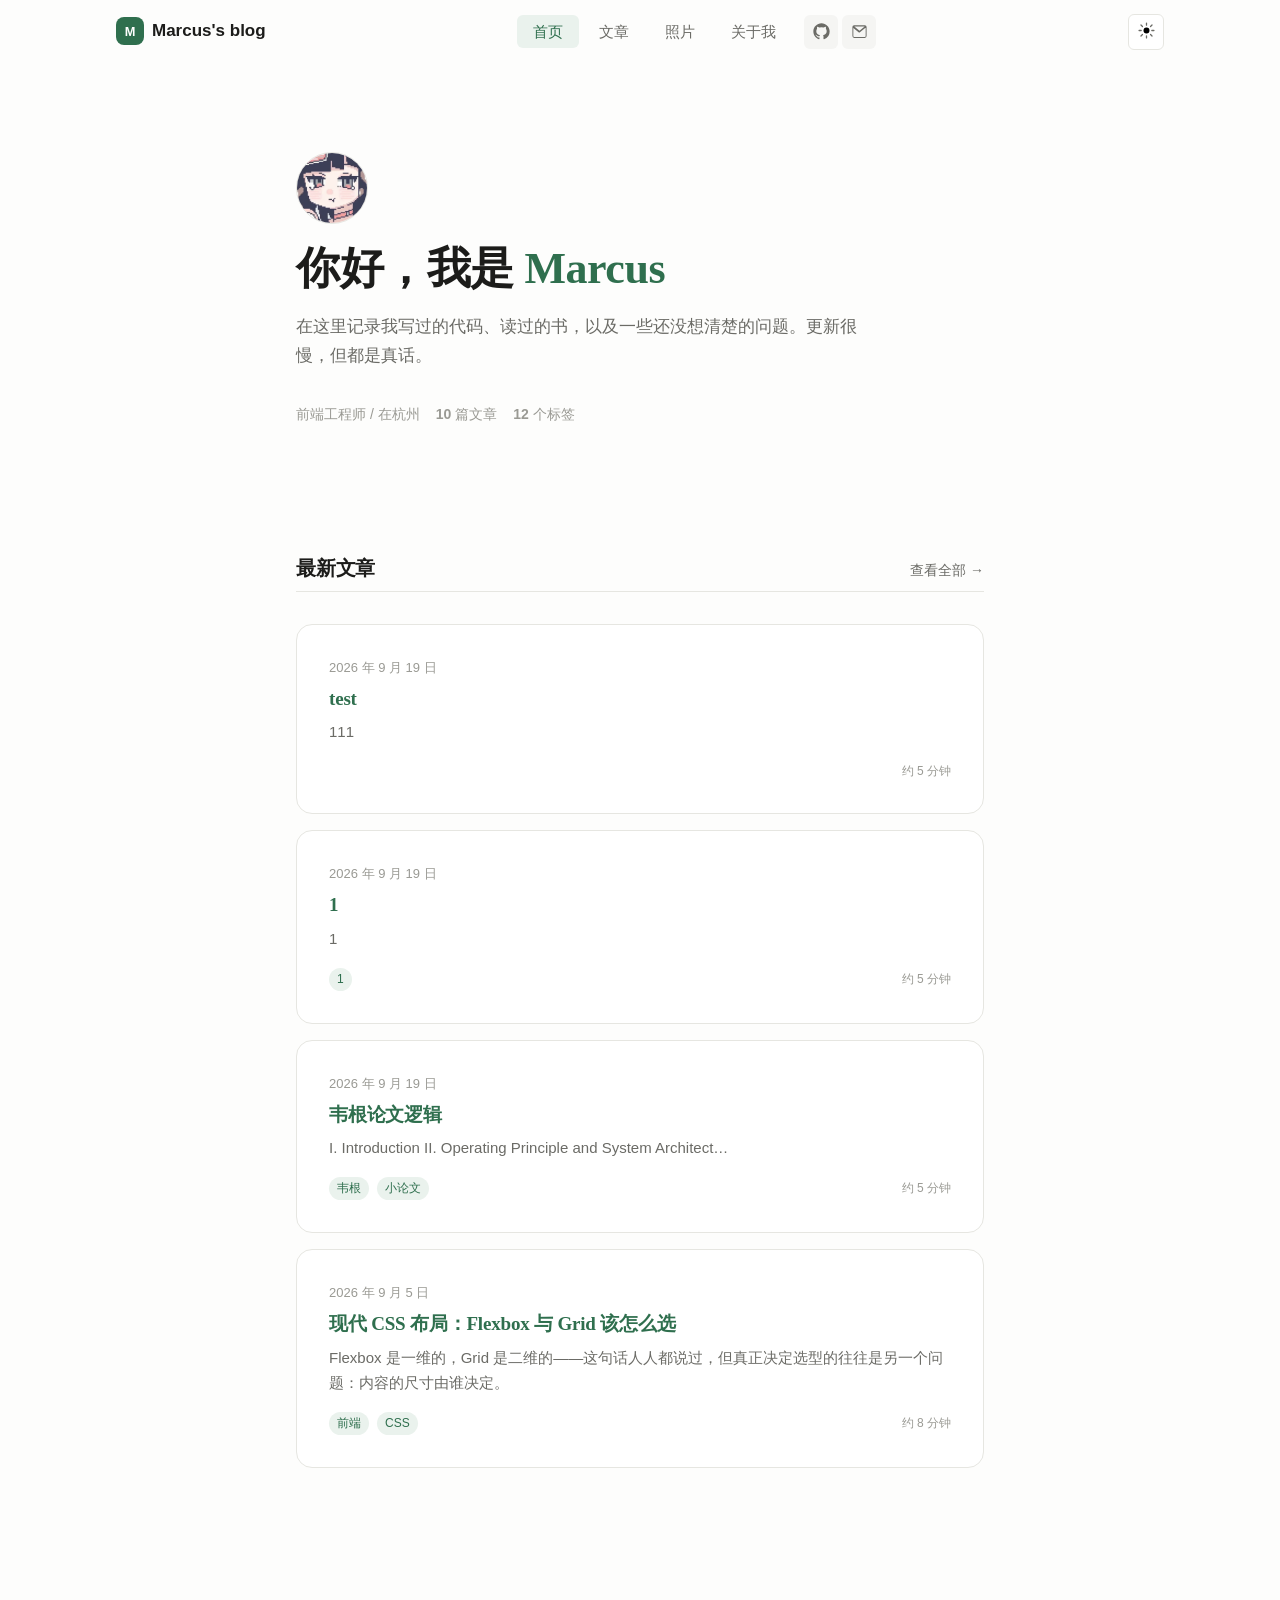
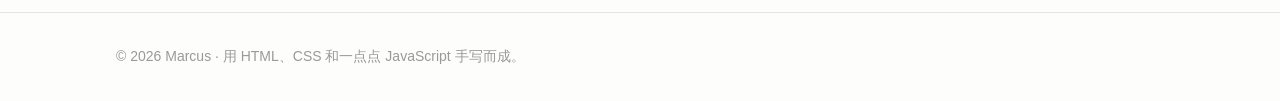
<file: index.html>
<!DOCTYPE html>
<html lang="zh-CN" data-theme="light">
<head>
  <meta charset="UTF-8">
  <meta name="viewport" content="width=device-width, initial-scale=1">
  <title>首页 · Marcus's blog</title>
  <meta name="description" content="一个关于前端开发、读书笔记与日常思考的个人博客。">

  <!-- 主题色：随明暗模式切换地址栏颜色 -->
  <meta name="theme-color" content="#fdfdfc">
  <meta name="color-scheme" content="light dark">

  <!-- Open Graph / 社交分享 -->
  <meta property="og:type" content="website">
  <meta property="og:title" content="首页 · Marcus's blog">
  <meta property="og:description" content="一个关于前端开发、读书笔记与日常思考的个人博客。">
  <meta name="twitter:card" content="summary_large_image">

  <!-- 站点图标（内联 SVG data-uri，无需额外文件请求） -->
  <link rel="icon" href="data:image/svg+xml,%3Csvg xmlns='http://www.w3.org/2000/svg' viewBox='0 0 32 32'%3E%3Crect width='32' height='32' rx='8' fill='%232f6f4e'/%3E%3Ctext x='16' y='22' font-size='18' font-family='sans-serif' font-weight='bold' fill='white' text-anchor='middle'%3E%E7%99%BD%3C/text%3E%3C/svg%3E">

  <!-- 预连接字体服务（有则加速，无则无副作用）-->
  <link rel="preconnect" href="https://fonts.googleapis.com">
  <link rel="preconnect" href="https://fonts.gstatic.com" crossorigin>

  <link rel="stylesheet" href="css/style.css">

  <!-- 在样式解析前同步应用主题，消除深色模式下的白屏闪烁 -->
  <script>
    (function () {
      try {
        var saved = localStorage.getItem('blog-theme');
        var theme = saved || (window.matchMedia('(prefers-color-scheme: dark)').matches ? 'dark' : 'light');
        document.documentElement.setAttribute('data-theme', theme);
      } catch (e) {
        document.documentElement.setAttribute('data-theme', 'light');
      }
    })();
  </script>
</head>
<body>
  <a class="skip-link" href="#main">跳到主要内容</a>

  <!-- 页头由 js/main.js 渲染 -->
  <header id="site-header"></header>

  <main id="main">
    <!-- ============ Hero 区 ============ -->
    <section class="hero container">
      <img class="hero__avatar" id="hero-avatar" src="assets/avatar.png" alt="" width="72" height="72">
      <h1 class="hero__title" id="hero-title">你好，我是 <em>Marcus</em></h1>
      <p class="hero__text" id="hero-text"></p>

      <p class="hero__meta">
        <span id="hero-bio"></span>
        <span id="hero-stats" style="display:flex;gap:16px"></span>
      </p>
    </section>

    <!-- ============ 最新文章 ============ -->
    <section class="section container" aria-labelledby="latest-heading">
      <div class="section-head">
        <h2 id="latest-heading">最新文章</h2>
        <a class="section-head__link" href="posts.html">查看全部 →</a>
      </div>
      <ul class="post-list" id="latest-posts">
        <!-- js/home.js 注入 -->
      </ul>
    </section>
  </main>

  <!-- 页脚由 js/main.js 渲染 -->
  <footer id="site-footer"></footer>

  <!-- 顺序很重要：config → posts 数据 → main → 页面脚本 -->
  <script src="js/config.js"></script>
  <!-- 文章数据刚被后台改过时必须绕过浏览器缓存，否则保存后刷新还是旧内容。
       这里同步输出带时间戳的 script，保证后面的 main.js 拿到的是最新数据。
       写法上要避免内联脚本里出现字面的 </script>，故拼接字符串。 -->
  <script>document.write('<scr'+'ipt src="data/posts.js?t='+Date.now()+'"><\/scr'+'ipt>');</script>
  <script src="js/main.js"></script>
  <script src="js/home.js"></script>
</body>
</html>
</file>
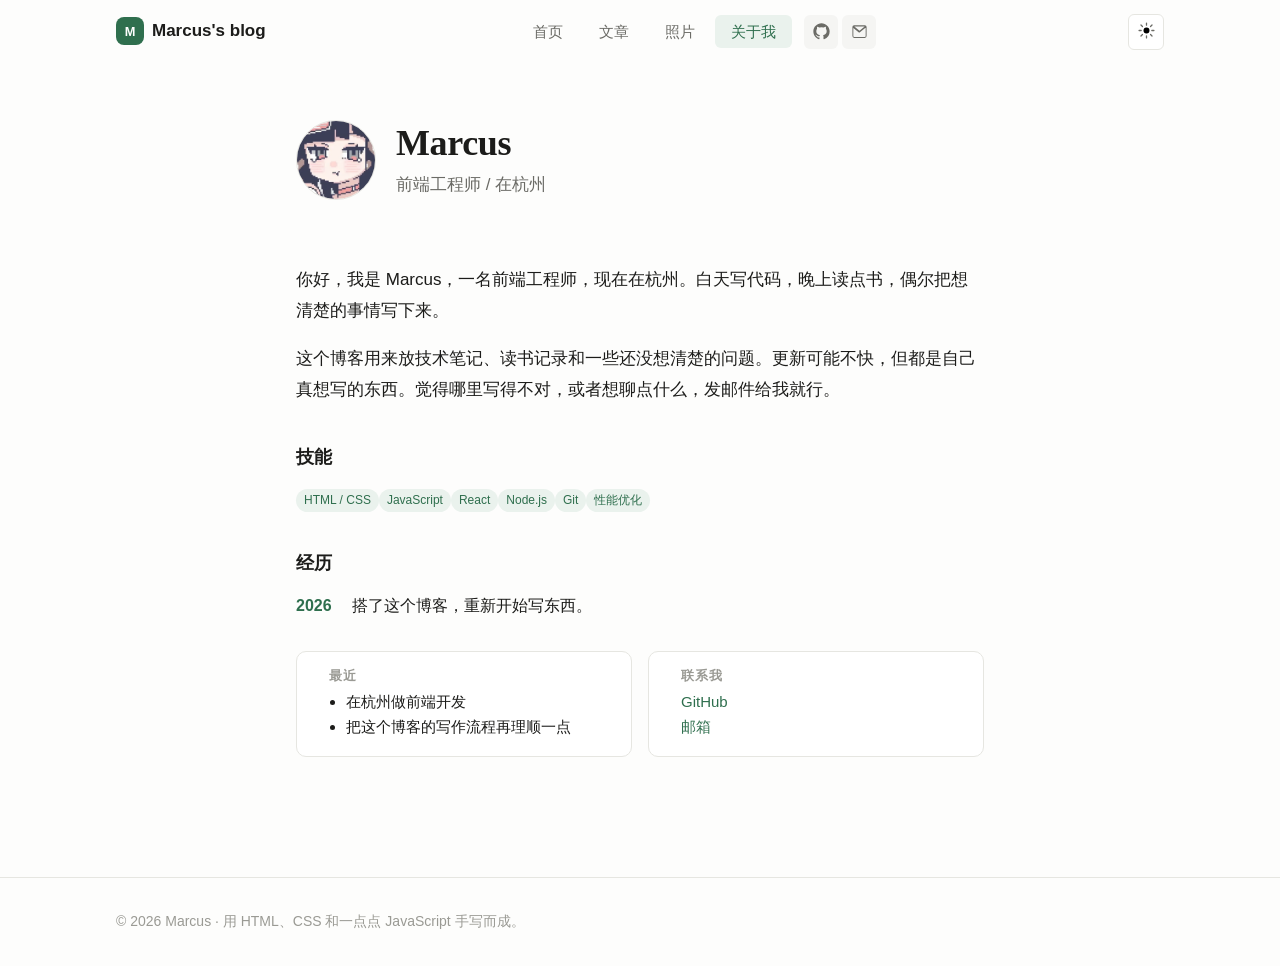
<file: about.html>
<!DOCTYPE html>
<html lang="zh-CN" data-theme="light">
<head>
  <meta charset="UTF-8">
  <meta name="viewport" content="width=device-width, initial-scale=1">
  <title>关于我 · Marcus's blog</title>
  <meta name="description" content="关于这个博客和它的作者。">

  <meta name="theme-color" content="#fdfdfc">
  <meta name="color-scheme" content="light dark">

  <meta property="og:type" content="profile">
  <meta property="og:title" content="关于我 · Marcus's blog">
  <meta property="og:description" content="关于这个博客和它的作者。">
  <meta name="twitter:card" content="summary_large_image">

  <link rel="icon" href="data:image/svg+xml,%3Csvg xmlns='http://www.w3.org/2000/svg' viewBox='0 0 32 32'%3E%3Crect width='32' height='32' rx='8' fill='%232f6f4e'/%3E%3Ctext x='16' y='22' font-size='18' font-family='sans-serif' font-weight='bold' fill='white' text-anchor='middle'%3E%E7%99%BD%3C/text%3E%3C/svg%3E">

  <link rel="stylesheet" href="css/style.css">

  <script>
    (function () {
      try {
        var saved = localStorage.getItem('blog-theme');
        var theme = saved || (window.matchMedia('(prefers-color-scheme: dark)').matches ? 'dark' : 'light');
        document.documentElement.setAttribute('data-theme', theme);
      } catch (e) {
        document.documentElement.setAttribute('data-theme', 'light');
      }
    })();
  </script>
</head>
<body>
  <a class="skip-link" href="#main">跳到主要内容</a>
  <header id="site-header"></header>

  <main id="main">
    <section class="container" style="padding-top:56px">
      <div class="page-header" style="padding-top:0;display:flex;align-items:center;gap:20px;flex-wrap:wrap">
        <img id="about-avatar" src="assets/avatar.png" alt="" width="80" height="80"
             style="width:80px;height:80px;border-radius:50%;border:1px solid var(--border);background:var(--bg-soft)">
        <div style="min-width:0;flex:1">
          <h1 class="page-header__title" id="about-name" style="margin-bottom:4px">Marcus</h1>
          <p class="page-header__lead" id="about-role"></p>
        </div>
      </div>

      <!-- 自我介绍 -->
      <div class="prose" id="about-bio" style="margin-top:32px"></div>

      <!-- 技能标签（js/about.js 里清空数组就自动隐藏这一块） -->
      <h2 style="font-size:1.125rem;margin-top:40px" id="about-skills-title">技能</h2>
      <div style="display:flex;flex-wrap:wrap;gap:8px" id="about-skills"></div>

      <!-- 时间线（js/about.js 里清空数组就自动隐藏这一块） -->
      <h2 style="font-size:1.125rem;margin-top:40px" id="about-timeline-title">经历</h2>
      <ul style="list-style:none;padding:0;margin:0" id="about-timeline"></ul>

      <!-- 最近在做什么 -->
      <div class="info-grid">
        <div class="info-card">
          <h3>最近</h3>
          <ul id="about-now"></ul>
        </div>
        <div class="info-card">
          <h3>联系我</h3>
          <ul id="about-contact" style="list-style:none;padding:0"></ul>
        </div>
      </div>
    </section>
  </main>

  <footer id="site-footer"></footer>

  <script src="js/config.js"></script>
  <!-- 同上：带时间戳加载文章数据，避免改完文章后页面还是旧缓存 -->
  <script>document.write('<scr'+'ipt src="data/posts.js?t='+Date.now()+'"><\/scr'+'ipt>');</script>
  <script src="js/main.js"></script>
  <script src="js/about.js"></script>
</body>
</html>
</file>
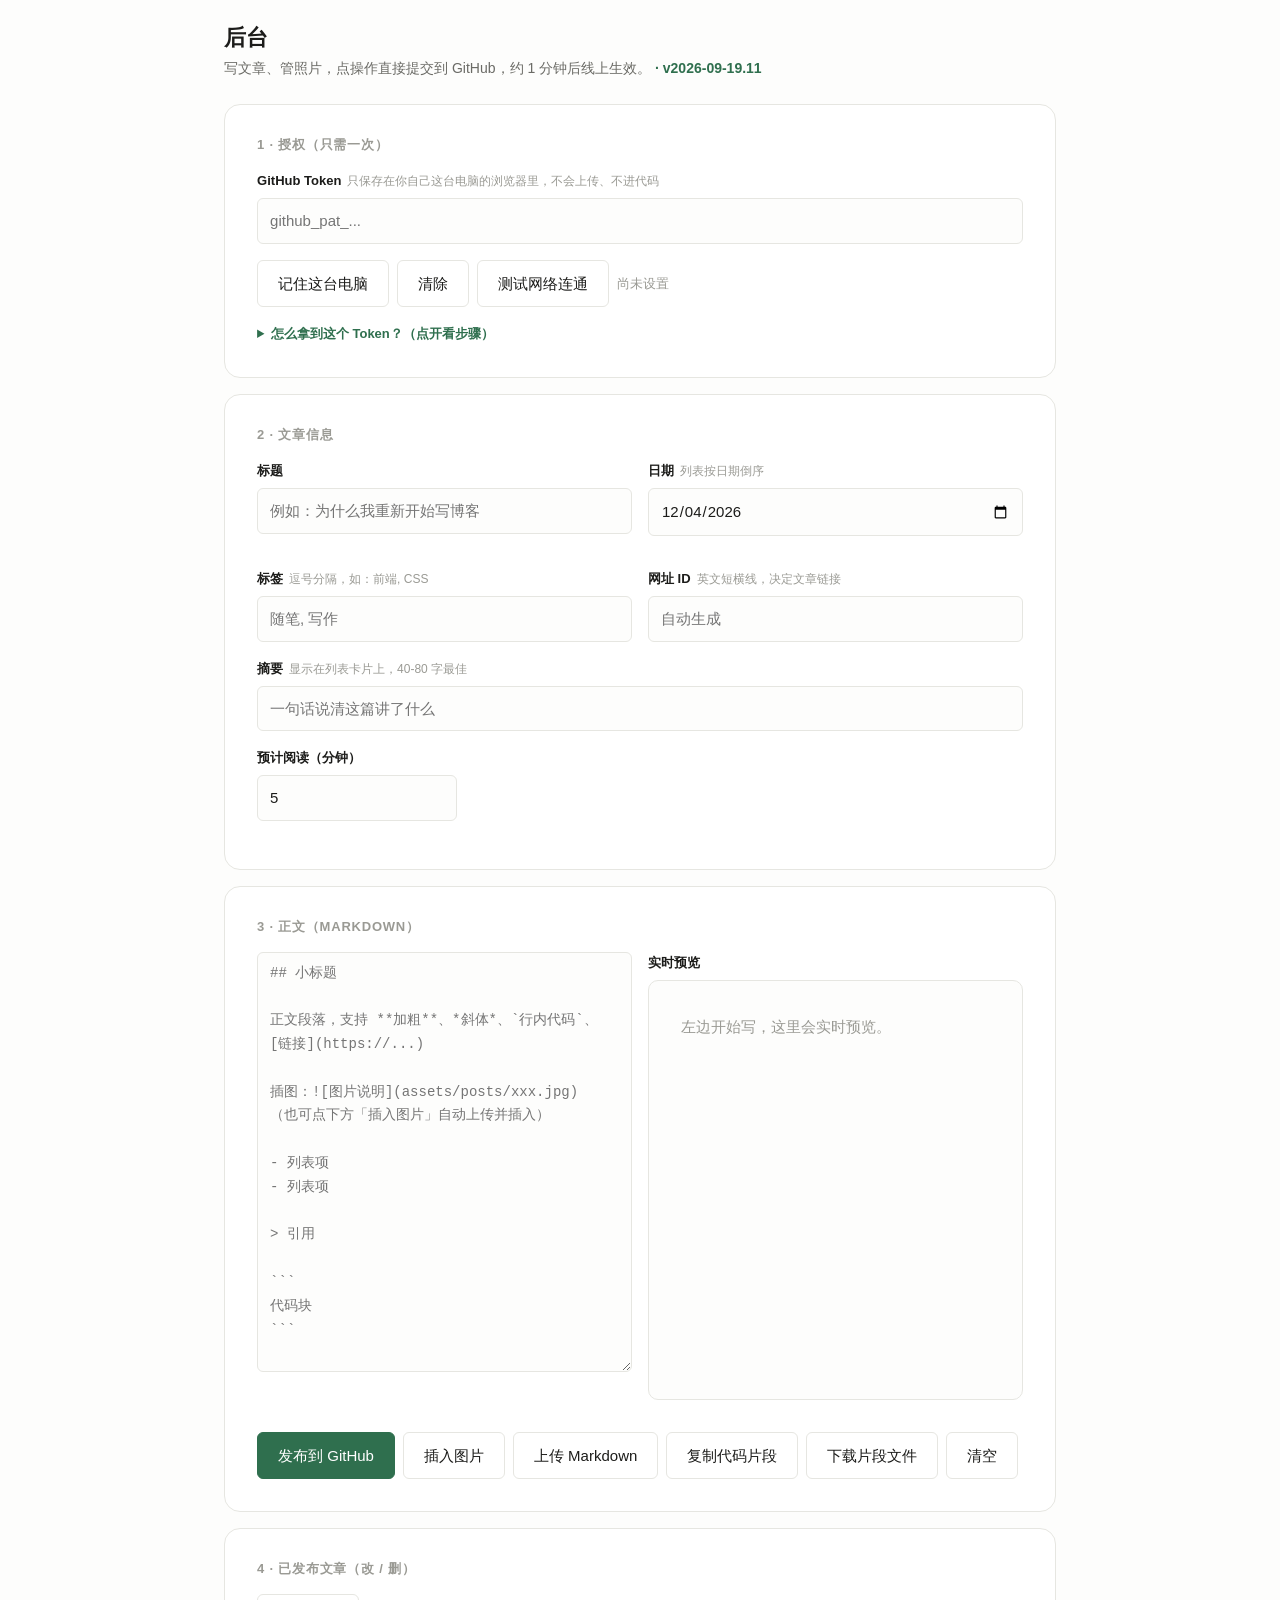
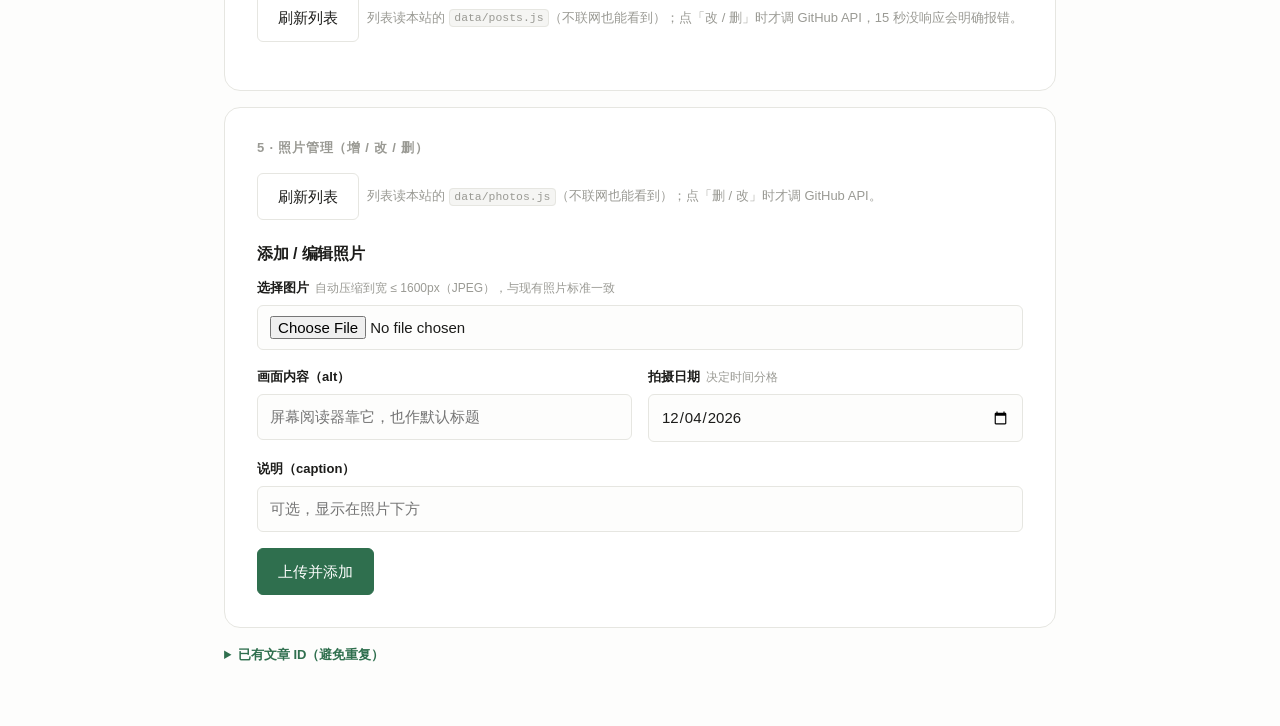
<file: admin.html>
<!DOCTYPE html>
<html lang="zh-CN" data-theme="light">
<head>
  <meta charset="UTF-8">
  <meta name="viewport" content="width=device-width, initial-scale=1">
  <meta name="robots" content="noindex, nofollow">
  <title>后台 · 管理文章与照片</title>
  <meta name="theme-color" content="#fdfdfc">
  <meta name="color-scheme" content="light dark">
  <link rel="icon" href="data:image/svg+xml,%3Csvg xmlns='http://www.w3.org/2000/svg' viewBox='0 0 32 32'%3E%3Crect width='32' height='32' rx='8' fill='%232f6f4e'/%3E%3Ctext x='16' y='22' font-size='18' font-family='sans-serif' font-weight='bold' fill='white' text-anchor='middle'%3E%E7%99%BD%3C/text%3E%3C/svg%3E">
  <link rel="stylesheet" href="css/style.css">
  <script>
    (function () {
      try {
        var saved = localStorage.getItem('blog-theme');
        var theme = saved || (window.matchMedia('(prefers-color-scheme: dark)').matches ? 'dark' : 'light');
        document.documentElement.setAttribute('data-theme', theme);
      } catch (e) { document.documentElement.setAttribute('data-theme', 'light'); }
    })();
  </script>
  <style>
    .admin { max-width: 1180px; margin: 0 auto; padding: 24px 20px 60px; }
    .admin h1 { font-size: 1.375rem; margin-bottom: 4px; }
    .admin__sub { color: var(--text-muted); font-size: .875rem; margin-bottom: 24px; }

    /* 把 .md / 图片拖进正文框时的高亮 */
    textarea.is-drag { outline: 2px dashed #2f6f4e; outline-offset: 2px; background: rgba(47, 111, 78, .04); }

    .panel {
      background: var(--surface);
      border: 1px solid var(--border);
      border-radius: var(--radius-lg);
      padding: var(--space-lg);
      margin-bottom: var(--space-md);
    }
    .panel h2 { font-size: .8125rem; text-transform: uppercase; letter-spacing: .06em; color: var(--text-faint); margin-bottom: var(--space-md); }

    .grid2 { display: grid; grid-template-columns: 1fr 1fr; gap: var(--space-md); }
    @media (max-width: 860px) { .grid2 { grid-template-columns: 1fr; } }

    .field { margin-bottom: var(--space-md); }
    .field label { display: block; font-size: .8125rem; font-weight: 600; margin-bottom: 6px; }
    .field .hint { font-size: .75rem; color: var(--text-faint); font-weight: 400; margin-left: 6px; }
    .field input, .field textarea, .field select {
      width: 100%;
      padding: 9px 12px;
      font: inherit;
      font-size: .9375rem;
      color: var(--text);
      background: var(--bg);
      border: 1px solid var(--border);
      border-radius: var(--radius-sm);
    }
    .field input:focus, .field textarea:focus { outline: 2px solid var(--accent); outline-offset: 1px; }

    #md { min-height: 420px; font-family: var(--font-mono); font-size: .875rem; line-height: 1.7; resize: vertical; }

    .preview {
      border: 1px solid var(--border);
      border-radius: var(--radius);
      padding: var(--space-lg);
      background: var(--bg);
      min-height: 420px;
      overflow-y: auto;
      max-height: 640px;
    }
    .preview .prose { font-size: .9375rem; }

    .btn {
      padding: 10px 20px;
      font: inherit;
      font-size: .9375rem;
      font-weight: 500;
      border-radius: var(--radius-sm);
      border: 1px solid var(--border);
      background: var(--surface);
      color: var(--text);
      cursor: pointer;
      transition: background-color var(--transition), border-color var(--transition);
    }
    .btn:hover { border-color: var(--accent); color: var(--accent); }
    .btn--primary { background: var(--accent); border-color: var(--accent); color: #fff; }
    .btn--primary:hover { opacity: .9; color: #fff; }
    .btn:disabled { opacity: .5; cursor: not-allowed; }

    .actions { display: flex; flex-wrap: wrap; gap: var(--space-sm); align-items: center; margin-top: var(--space-md); }

    .status {
      margin-top: var(--space-md);
      padding: var(--space-sm) var(--space-md);
      border-radius: var(--radius-sm);
      font-size: .875rem;
      display: none;
    }
    .status.is-ok    { display: block; background: var(--accent-soft); color: var(--accent); border: 1px solid var(--accent); }
    .status.is-err   { display: block; background: #fdecea; color: #b42318; border: 1px solid #f0b4ae; }
    .status.is-info  { display: block; background: var(--bg-soft); color: var(--text-muted); border: 1px solid var(--border); }
    [data-theme="dark"] .status.is-err { background: #2a1614; color: #ff9d95; border-color: #5c2b26; }

    details.tips { margin-top: var(--space-md); font-size: .8125rem; color: var(--text-muted); }
    details.tips summary { cursor: pointer; font-weight: 600; color: var(--accent); }
    details.tips ol { margin: var(--space-sm) 0 0; padding-left: 1.4em; }
    details.tips li { margin-bottom: 4px; }
    details.tips code { word-break: break-all; }

    .existing { font-size: .8125rem; color: var(--text-faint); }
    .existing ul { margin: 4px 0 0; padding-left: 1.2em; max-height: 160px; overflow-y: auto; }

    .btn--danger { color: #b42318; border-color: #f0b4ae; }
    .btn--danger:hover { background: #fdecea; border-color: #b42318; color: #b42318; }

    .post-row {
      display: flex; align-items: center; justify-content: space-between;
      gap: var(--space-md); padding: 10px 0; border-top: 1px solid var(--border);
    }
    .post-row:first-child { border-top: 0; }
    .post-row__meta { display: flex; flex-direction: column; gap: 2px; min-width: 0; }
    .post-row__meta strong { font-size: .9375rem; }
    .post-row__meta span { color: var(--text-faint); font-size: .75rem; word-break: break-all; }
    .post-row > .btn { flex: none; padding: 6px 14px; font-size: .8125rem; }

    .photo-mgr-row {
      display: flex; align-items: center; gap: var(--space-md);
      padding: 10px 0; border-top: 1px solid var(--border);
    }
    .photo-mgr-row:first-child { border-top: 0; }
    .photo-mgr-thumb {
      width: 64px; height: 64px; object-fit: cover; flex: none;
      border-radius: var(--radius-sm); background: var(--bg-soft); border: 1px solid var(--border);
    }
    .photo-mgr-meta { display: flex; flex-direction: column; gap: 2px; min-width: 0; flex: 1; }
    .photo-mgr-meta strong { font-size: .9375rem; }
    .photo-mgr-meta span { color: var(--text-faint); font-size: .75rem; word-break: break-all; }
    .photo-mgr-row .actions { flex: none; }
    #photo-edit-info { font-size: .8125rem; color: var(--accent); margin: 0 0 12px; }
  </style>
</head>
<body>
  <main class="admin">
    <h1>后台</h1>
    <p class="admin__sub">写文章、管照片，点操作直接提交到 GitHub，约 1 分钟后线上生效。<span id="ver" style="color:var(--accent);font-weight:600"></span></p>

    <!-- 第一步：Token -->
    <section class="panel">
      <h2>1 · 授权（只需一次）</h2>
      <div class="field">
        <label for="token">GitHub Token<span class="hint">只保存在你自己这台电脑的浏览器里，不会上传、不进代码</span></label>
        <input id="token" type="password" placeholder="github_pat_..." autocomplete="off">
      </div>
      <div class="actions">
        <button class="btn" id="btn-save-token" type="button">记住这台电脑</button>
        <button class="btn" id="btn-clear-token" type="button">清除</button>
        <button class="btn" id="btn-test" type="button">测试网络连通</button>
        <span class="existing" id="token-status"></span>
      </div>
      <details class="tips">
        <summary>怎么拿到这个 Token？（点开看步骤）</summary>
        <ol>
          <li>打开 <code>github.com/settings/personal-access-tokens</code>（Settings → Developer settings → Personal access tokens → Fine-grained tokens）</li>
          <li>点 <strong>Generate new token</strong></li>
          <li>Repository access 选 <strong>Only select repositories</strong> → 只勾 <strong>blog</strong></li>
          <li>Permissions → Repository permissions → <strong>Contents</strong> 设为 <strong>Read and write</strong></li>
          <li>生成后复制，粘到上面输入框，点「记住这台电脑」</li>
        </ol>
      </details>
    </section>

    <!-- 第二步：文章信息 -->
    <section class="panel">
      <h2>2 · 文章信息</h2>
      <div class="grid2">
        <div class="field"><label for="f-title">标题</label><input id="f-title" placeholder="例如：为什么我重新开始写博客"></div>
        <div class="field"><label for="f-date">日期<span class="hint">列表按日期倒序</span></label><input id="f-date" type="date"></div>
        <div class="field"><label for="f-tags">标签<span class="hint">逗号分隔，如：前端, CSS</span></label><input id="f-tags" placeholder="随笔, 写作"></div>
        <div class="field"><label for="f-id">网址 ID<span class="hint">英文短横线，决定文章链接</span></label><input id="f-id" placeholder="自动生成"></div>
      </div>
      <div class="field"><label for="f-excerpt">摘要<span class="hint">显示在列表卡片上，40-80 字最佳</span></label><input id="f-excerpt" placeholder="一句话说清这篇讲了什么"></div>
      <div class="field" style="max-width:200px"><label for="f-min">预计阅读（分钟）</label><input id="f-min" type="number" value="5" min="1"></div>
    </section>

    <!-- 第三步：正文 -->
    <section class="panel">
      <h2>3 · 正文（Markdown）</h2>
      <div class="grid2">
        <div class="field">
          <textarea id="md" placeholder="## 小标题&#10;&#10;正文段落，支持 **加粗**、*斜体*、`行内代码`、[链接](https://...)&#10;&#10;插图：![图片说明](assets/posts/xxx.jpg)&#10;（也可点下方「插入图片」自动上传并插入）&#10;&#10;- 列表项&#10;- 列表项&#10;&#10;> 引用&#10;&#10;```&#10;代码块&#10;```"></textarea>
        </div>
        <div class="field">
          <label>实时预览</label>
          <div class="preview"><div class="prose" id="preview"><p style="color:var(--text-faint)">左边开始写，这里会实时预览。</p></div></div>
        </div>
      </div>
      <div class="actions">
        <button class="btn btn--primary" id="btn-publish" type="button">发布到 GitHub</button>
        <button class="btn" id="btn-post-cancel" type="button" hidden>取消编辑</button>
        <input type="file" id="img-file" accept="image/*" hidden>
        <button class="btn" id="btn-insert-img" type="button">插入图片</button>
        <input type="file" id="md-file" accept=".md,.markdown,.txt,text/markdown,text/plain" hidden>
        <button class="btn" id="btn-upload-md" type="button">上传 Markdown</button>
        <button class="btn" id="btn-copy" type="button">复制代码片段</button>
        <button class="btn" id="btn-download" type="button">下载片段文件</button>
        <button class="btn" id="btn-reset" type="button">清空</button>
      </div>
      <div class="status" id="status"></div>
    </section>

    <!-- 第四步：管理已发布文章 -->
    <section class="panel">
      <h2>4 · 已发布文章（改 / 删）</h2>
      <div class="actions">
        <button class="btn" id="btn-load-manage" type="button">刷新列表</button>
        <span class="existing">列表读本站的 <code>data/posts.js</code>（不联网也能看到）；点「改 / 删」时才调 GitHub API，15 秒没响应会明确报错。</span>
      </div>
      <div id="mgr-list" style="margin-top:var(--space-md)"></div>
      <div class="status" id="manage-status"></div>
    </section>

    <!-- 第五步：照片管理 -->
    <section class="panel">
      <h2>5 · 照片管理（增 / 改 / 删）</h2>
      <div class="actions">
        <button class="btn" id="btn-photo-refresh" type="button">刷新列表</button>
        <span class="existing">列表读本站的 <code>data/photos.js</code>（不联网也能看到）；点「删 / 改」时才调 GitHub API。</span>
      </div>
      <div id="photo-mgr-list" style="margin-top:var(--space-md)"></div>
      <div class="status" id="photo-status"></div>

      <h3 style="margin:24px 0 12px;font-size:1rem">添加 / 编辑照片</h3>
      <p id="photo-edit-info"></p>
      <div class="field">
        <label for="photo-file">选择图片<span class="hint">自动压缩到宽 ≤ 1600px（JPEG），与现有照片标准一致</span></label>
        <input id="photo-file" type="file" accept="image/*">
      </div>
      <div class="grid2">
        <div class="field"><label for="photo-alt">画面内容（alt）</label><input id="photo-alt" placeholder="屏幕阅读器靠它，也作默认标题"></div>
        <div class="field"><label for="photo-date">拍摄日期<span class="hint">决定时间分格</span></label><input id="photo-date" type="date"></div>
      </div>
      <div class="field"><label for="photo-caption">说明（caption）</label><input id="photo-caption" placeholder="可选，显示在照片下方"></div>
      <div class="actions">
        <button class="btn btn--primary" id="btn-photo-save" type="button">上传并添加</button>
        <button class="btn" id="btn-photo-cancel" type="button" hidden>取消编辑</button>
      </div>
    </section>

    <details class="tips">
      <summary>已有文章 ID（避免重复）</summary>
      <div class="existing"><ul id="existing-list"><li>点「发布」时会自动检查</li></ul></div>
    </details>
  </main>

  <script>
  (function () {
    'use strict';

    var REPO_OWNER = 'Marcus-Charles';
    var REPO_NAME  = 'blog';
    var FILE_PATH  = 'data/posts.js';
    var BRANCH     = 'main';
    var TOKEN_KEY  = 'blog-admin-token';
    var VERSION    = 'v2026-09-19.11';  // 页面顶部显示，用来确认你看到的不是缓存旧版

    var $ = function (id) { return document.getElementById(id); };

    /* ---------- Token ---------- */
    function getToken() {
      try { return localStorage.getItem(TOKEN_KEY) || ''; } catch (e) { return ''; }
    }
    function setToken(v) {
      try { v ? localStorage.setItem(TOKEN_KEY, v) : localStorage.removeItem(TOKEN_KEY); } catch (e) {}
    }
    function refreshTokenStatus() {
      var t = getToken();
      $('token-status').textContent = t ? '已记住（' + t.slice(0, 8) + '…），发布时会自动使用' : '尚未设置';
    }

    /* ---------- base64（UTF-8 安全） ---------- */
    function toB64(str) {
      var bytes = new TextEncoder().encode(str);
      var bin = '';
      var chunk = 0x8000;
      for (var i = 0; i < bytes.length; i += chunk) {
        bin += String.fromCharCode.apply(null, bytes.subarray(i, i + chunk));
      }
      return btoa(bin);
    }
    function fromB64(b64) {
      var bin = atob(b64);
      var bytes = new Uint8Array(bin.length);
      for (var i = 0; i < bin.length; i++) bytes[i] = bin.charCodeAt(i);
      return new TextDecoder().decode(bytes);
    }

    /* ---------- 极简 Markdown → HTML ---------- */
    function esc(s) {
      return String(s)
        .replace(/&/g, '&amp;').replace(/</g, '&lt;').replace(/>/g, '&gt;');
    }
    function inline(s) {
      var out = esc(s);
      // 行内代码先占位，避免被其他规则破坏
      var codes = [];
      out = out.replace(/`([^`]+)`/g, function (_, c) { codes.push(c); return '\u0000' + (codes.length - 1) + '\u0000'; });
      // 图片必须排在链接之前：否则 ![说明](a.jpg) 里的 [说明](a.jpg) 会被链接规则吃掉
      out = out.replace(/!\[([^\]]*)\]\(([^)\s]+)\)/g, '<img src="$2" alt="$1" loading="lazy">');
      out = out.replace(/\*\*([^*]+)\*\*/g, '<strong>$1</strong>');
      out = out.replace(/(^|[^*])\*([^*]+)\*/g, '$1<em>$2</em>');
      // 站内相对路径（如 /about.html）也支持，不只是 http(s)
      out = out.replace(/\[([^\]]+)\]\(([^)\s]+)\)/g, '<a href="$2">$1</a>');
      out = out.replace(/\u0000(\d+)\u0000/g, function (_, i) { return '<code>' + codes[Number(i)] + '</code>'; });
      return out;
    }
    function mdToHtml(md) {
      var lines = String(md || '').replace(/\r\n/g, '\n').split('\n');
      var html = '';
      var i = 0;
      var inCode = false;
      var codeLang = '';
      var listType = null;      // 'ul' | 'ol'
      var para = [];
      var quote = [];

      function flushPara() {
        if (para.length) { html += '<p>' + inline(para.join(' ')) + '</p>\n'; para = []; }
      }
      function flushList() {
        if (listType) { html += '</' + listType + '>\n'; listType = null; }
      }
      function flushQuote() {
        if (quote.length) { html += '<blockquote><p>' + inline(quote.join(' ')) + '</p></blockquote>\n'; quote = []; }
      }
      function flushAll() { flushPara(); flushList(); flushQuote(); }

      for (; i < lines.length; i++) {
        var line = lines[i];

        // 代码块
        var fence = line.match(/^```(\w*)\s*$/);
        if (fence) {
          if (!inCode) { flushAll(); inCode = true; codeLang = fence[1] || ''; html += '<pre><code>'; }
          else {
            inCode = false;
            // 每行代码都是 esc(line)+'\n'，收尾时去掉最后一个换行，
            // 否则 </code> 前会多一个空行：编辑往返后 <pre> 底部多出一行空白
            if (/\n$/.test(html)) html = html.slice(0, -1);
            html += '</code></pre>\n';
          }
          continue;
        }
        if (inCode) { html += esc(line) + '\n'; continue; }

        // 分割线
        if (/^\s*(---|\*\*\*)\s*$/.test(line)) { flushAll(); html += '<hr>\n'; continue; }

        // 标题
        var h = line.match(/^(#{1,4})\s+(.*)$/);
        if (h) {
          flushAll();
          var lv = Math.min(h[1].length + 1, 4);
          html += '<h' + lv + '>' + inline(h[2]) + '</h' + lv + '>\n';
          continue;
        }

        // 引用
        if (/^>\s?/.test(line)) {
          flushPara(); flushList();
          quote.push(line.replace(/^>\s?/, ''));
          continue;
        }
        flushQuote();

        // 列表
        var ul = line.match(/^\s*[-*+]\s+(.*)$/);
        var ol = line.match(/^\s*\d+[.)]\s+(.*)$/);
        if (ul || ol) {
          flushPara();
          var want = ul ? 'ul' : 'ol';
          if (listType !== want) {
            flushList();
            // 有序列表若首项不是 1，记住起始序号（编辑时还原用）；首项为 1 不加 start，保持原样
            var startNum = (want === 'ol' && ol) ? (parseInt(String(ol[0].match(/\d+/)[0]), 10) || 1) : 1;
            var startAttr = (want === 'ol' && startNum !== 1) ? ' start="' + startNum + '"' : '';
            html += '<' + want + startAttr + '>\n';
            listType = want;
          }
          html += '<li>' + inline((ul || ol)[1]) + '</li>\n';
          continue;
        }
        flushList();

        // 空行分段
        if (line.trim() === '') { flushPara(); continue; }

        para.push(line.trim());
      }
      flushAll();
      if (inCode) { if (/\n$/.test(html)) html = html.slice(0, -1); html += '</code></pre>\n'; }
      return html.trim();
    }

    /* ---------- 展示用 HTML → Markdown（编辑时回填文本框） ---------- */
    // 只处理 mdToHtml 会生成的标签，保证“存回再渲染”往返不丢结构。
    // 先解码常见实体，避免双重转义；正文里的 < > & 经 mdToHtml 渲染时会重新转义。
    function htmlToMd(html) {
      var s = String(html || '').trim();
      s = s
        .replace(/&lt;/g, '<').replace(/&gt;/g, '>').replace(/&amp;/g, '&')
        .replace(/&quot;/g, '"').replace(/&#39;/g, "'").replace(/&nbsp;/g, ' ');
      function inline(text) {
        return String(text)
          .replace(/<strong>([\s\S]*?)<\/strong>/g, '**$1**')
          .replace(/<b>([\s\S]*?)<\/b>/g, '**$1**')
          .replace(/<em>([\s\S]*?)<\/em>/g, '*$1*')
          .replace(/<i>([\s\S]*?)<\/i>/g, '*$1*')
          .replace(/<code>([\s\S]*?)<\/code>/g, '`$1`')
          .replace(/<a href="([^"]*)">([\s\S]*?)<\/a>/g, '[$2]($1)')
          // 一次性处理 <img>：属性顺序任意（src 在前或在后都取得到），
          // 旧写法在缺 alt 时会把 src 当成 alt，编辑往返会丢图
          .replace(/<img\b[^>]*>/g, function (tag) {
            var s = (tag.match(/\ssrc="([^"]*)"/) || [])[1] || '';
            var a = (tag.match(/\salt="([^"]*)"/) || [])[1] || '';
            return '![' + a + '](' + s + ')';
          })
      }
      var out = [];
      var re = /<(h2|h3|h4|p|blockquote|pre|ul|ol)\b([^>]*)>([\s\S]*?)<\/\1>|<hr\s*\/?>/g;
      var m;
      while ((m = re.exec(s)) !== null) {
        var tag = m[1];
        var attrs = m[2] || '';
        var inner = m[3] || '';
        if (!tag) { out.push('---'); continue; }
        // 注意：mdToHtml 把 “#” 渲染成 <h2>（整体 +1 偏移），这里要反过来
        if (tag === 'h2') out.push('# ' + inline(inner).trim());
        else if (tag === 'h3') out.push('## ' + inline(inner).trim());
        else if (tag === 'h4') out.push('### ' + inline(inner).trim());
        else if (tag === 'p') out.push(inline(inner).trim());
        else if (tag === 'hr') out.push('---');
        else if (tag === 'blockquote') out.push('> ' + inline(inner).replace(/\n+/g, '\n> ').trim());
        else if (tag === 'pre') {
          var code = inner.replace(/^<code>([\s\S]*?)<\/code>$/, '$1');
          out.push('```\n' + code + '\n```');
        }
        else if (tag === 'ul') {
          // 整组合成一条，避免条目间被空行隔开导致各自成 <ul>
          var uitems = inner.match(/<li>([\s\S]*?)<\/li>/g) || [];
          out.push(uitems.map(function (it) {
            var t = it.replace(/^<li>([\s\S]*?)<\/li>$/, '$1');
            return '- ' + inline(t).trim();
          }).join('\n'));
        }
        else if (tag === 'ol') {
          var ostart = attrs.match(/start="(\d+)"/);
          var start = ostart ? parseInt(ostart[1], 10) : 1;
          var oitems = inner.match(/<li>([\s\S]*?)<\/li>/g) || [];
          out.push(oitems.map(function (it, idx) {
            var t = it.replace(/^<li>([\s\S]*?)<\/li>$/, '$1');
            return (start + idx) + '. ' + inline(t).trim();
          }).join('\n'));
        }
      }
      return out.join('\n\n').trim() + '\n';
    }

    /* ---------- 表单 → 文章对象 ---------- */
    function slugify(s) {
      return String(s).toLowerCase()
        .replace(/[^\w\u4e00-\u9fa5]+/g, '-')
        .replace(/^-+|-+$/g, '')
        .slice(0, 60) || 'post-' + Date.now();
    }
    function buildEntry() {
      var title = $('f-title').value.trim();
      if (!title) throw new Error('标题不能为空');
      var md = $('md').value;
      if (!md.trim()) throw new Error('正文不能为空');

      var id = editingId || $('f-id').value.trim() || slugify(title);
      var date = $('f-date').value || new Date().toISOString().slice(0, 10);
      var tags = $('f-tags').value.split(/[,，]/).map(function (t) { return t.trim(); }).filter(Boolean);
      var excerpt = $('f-excerpt').value.trim() ||
        String(md).replace(/[#>*`\-\[\]]/g, '').replace(/\s+/g, ' ').trim().slice(0, 60) + '…';
      var minutes = parseInt($('f-min').value, 10) || 5;

      var obj = {
        id: id,
        title: title,
        date: date,
        tags: tags,
        excerpt: excerpt,
        cover: '',
        readingTime: minutes,
        content: mdToHtml(md)
      };
      return obj;
    }

    function entryToSource(obj) {
      // 用 JSON.stringify 生成对象字面量（合法 JS，中文原样保留）
      return JSON.stringify(obj, null, 2)
        .split('\n')
        .map(function (l, i) { return i === 0 ? l : '  ' + l; })
        .join('\n');
    }

    /* ---------- 状态 ---------- */
    // 两个提示框同时写：一个在第 3 步面板，一个在第 4 步面板，
    // 否则滚到第 4 步操作时，报错显示在屏幕上方根本看不见
    function statusEls() {
      return [$('status'), $('manage-status')].filter(Boolean);
    }
    function paint(cls, text) {
      statusEls().forEach(function (el) { el.className = cls; el.textContent = text; });
    }
    function setStatus(msg, kind) {
      stopTicker();
      paint('status is-' + (kind || 'info'), msg);
    }

    // 等待时显示已等待秒数，避免"干等不知道还要多久"
    var ticker = null;
    function stopTicker() {
      if (ticker) { clearInterval(ticker); ticker = null; }
    }
    function startTicker(msg, maxSec) {
      stopTicker();
      var t0 = Date.now();
      var limit = maxSec || 15;
      paint('status is-info', msg + '（已等待 0s / 最多 ' + limit + 's）');
      ticker = setInterval(function () {
        var s = Math.round((Date.now() - t0) / 1000);
        paint('status is-info', msg + '（已等待 ' + s + 's / 最多 ' + limit + 's）');
      }, 1000);
    }

    /* ---------- 预览 ---------- */
    function renderPreview() {
      try {
        var html = mdToHtml($('md').value);
        $('preview').innerHTML = html || '<p style="color:var(--text-faint)">左边开始写，这里会实时预览。</p>';
      } catch (e) {
        $('preview').innerHTML = '<p style="color:#b42318">预览出错：' + esc(e.message) + '</p>';
      }
    }

    /* ---------- 正文插图：上传图片 + 插入 Markdown ---------- */
    var POST_DIR = 'assets/posts';

    // 在光标处插入文本（有选区则替换），插完立刻刷新预览
    function insertAtCursor(text) {
      var ta = $('md');
      var start = (ta.selectionStart === null) ? ta.value.length : ta.selectionStart;
      var end = (ta.selectionEnd === null) ? ta.value.length : ta.selectionEnd;
      ta.value = ta.value.slice(0, start) + text + ta.value.slice(end);
      var pos = start + text.length;
      try { ta.setSelectionRange(pos, pos); ta.focus(); } catch (e) {}
      renderPreview();
    }

    // 用时间戳命名：不必先列目录，也不会和已有图片撞名
    function nextPostImageName() {
      var d = new Date();
      function pad(n) { return String(n).padStart(2, '0'); }
      return 'img-' + d.getFullYear() + pad(d.getMonth() + 1) + pad(d.getDate()) +
        '-' + pad(d.getHours()) + pad(d.getMinutes()) + pad(d.getSeconds()) + '.jpg';
    }

    function uploadPostImage(file) {
      // alt 默认取原文件名（去扩展名），方便无障碍阅读；用户可以再手改
      var alt = String(file.name || '图片').replace(/\.[^.]+$/, '') || '图片';
      var name = nextPostImageName();
      var path = POST_DIR + '/' + name;
      startTicker('正在压缩并上传图片', 30);
      return compressImage(file, 1600, 0.82).then(function (dataUrl) {
        return api(path, {
          method: 'PUT',
          body: JSON.stringify({ message: 'post: add image ' + name, content: dataUrlToB64(dataUrl), branch: BRANCH })
        });
      }).then(function () {
        stopTicker();
        setStatus('图片已上传到 ' + path + '，约 1 分钟后线上生效。', 'ok');
        insertAtCursor('![' + alt + '](' + path + ')\n\n');
        return path;
      });
    }

    /* ---------- 上传 Markdown 文件，直接填表 ---------- */

    // 解析 YAML front matter（文件开头 --- 包裹的区块）；没有就整篇当正文
    function parseFrontMatter(text) {
      var meta = {};
      var body = String(text || '').replace(/^\uFEFF/, '');   // 容错：去掉 BOM
      var m = body.match(/^---\r?\n([\s\S]*?)\r?\n---[ \t]*\r?\n?/);
      if (m) {
        m[1].split(/\r?\n/).forEach(function (line) {
          var kv = line.match(/^([A-Za-z0-9_-]+)\s*:\s*(.*)$/);
          if (!kv) return;
          var k = kv[1].toLowerCase();
          var v = String(kv[2] || '').trim().replace(/^['"]+|['"]+$/g, '');
          if (k === 'tags' || k === 'tag' || k === 'keywords') {
            // 支持 tags: [a, b] 和 tags: a, b 两种写法
            meta.tags = v.replace(/^\[|\]$/g, '').split(/[,，]/)
              .map(function (x) { return x.trim().replace(/^['"]+|['"]+$/g, ''); })
              .filter(Boolean);
          } else meta[k] = v;
        });
        body = body.slice(m[0].length);
      }
      return { meta: meta, body: body };
    }

    // 没有摘要时自动摘一句：去掉代码块/标题/引用/列表/图片，取第一个自然段
    function autoExcerpt(body) {
      var plain = String(body || '')
        .replace(/```[\s\S]*?```/g, '')
        .replace(/!\[[^\]]*\]\([^)]*\)/g, '')
        .replace(/^\s*#{1,6}\s+.*$/gm, '')
        .replace(/^\s*>\s?.*$/gm, '')
        .replace(/^\s*[-*+]\s+.*$/gm, '')
        .replace(/^\s*\d+[.)]\s+.*$/gm, '')
        .replace(/\[([^\]]+)\]\([^)]*\)/g, '$1')
        .replace(/[*_`]/g, '');
      var first = plain.split(/\n\s*\n/).map(function (s) { return s.trim(); }).filter(Boolean)[0] || '';
      return first.replace(/\s+/g, ' ').slice(0, 80);
    }

    function loadMarkdownFile(file) {
      // 表单已经有内容时先确认，避免把写了一半的文章冲掉
      if ($('md').value.trim() || $('f-title').value.trim()) {
        if (!window.confirm('上传会覆盖当前表单里的标题和正文，继续吗？')) return Promise.resolve();
      }
      return new Promise(function (resolve, reject) {
        var reader = new FileReader();
        reader.onerror = function () { reject(new Error('文件读取失败')); };
        reader.onload = function () {
          try {
            var text = String(reader.result || '')
              .replace(/^\uFEFF/, '')                       // 去 BOM
              .replace(/\r\n/g, '\n').replace(/\r/g, '\n'); // 统一换行，和"保留原 HTML"的判断保持一致

            var parsed = parseFrontMatter(text);
            var meta = parsed.meta;
            var body = parsed.body;

            // 标题优先级：front matter → 正文第一个 # 标题 → 文件名
            var title = meta.title || '';
            if (!title) {
              var h = body.match(/^[ \t]*#[ \t]+(.+)$/m);
              if (h) { title = h[1].trim(); body = body.replace(h[0], ''); }
            }
            if (!title) title = String(file.name || '').replace(/\.(md|markdown|txt)$/i, '');

            // 日期只认 YYYY-MM-DD，缺就填今天
            var date = String(meta.date || '').slice(0, 10);
            if (!/^\d{4}-\d{2}-\d{2}$/.test(date)) date = new Date().toISOString().slice(0, 10);

            var excerpt = meta.excerpt || meta.description || meta.summary || autoExcerpt(body);
            var mins = parseInt(meta.readingtime || meta.reading_time || meta.minutes, 10);

            $('f-title').value = title;
            $('f-date').value = date;
            $('f-tags').value = (meta.tags || []).join(', ');
            $('f-excerpt').value = excerpt;
            $('f-id').value = meta.id || slugify(title);
            if (mins > 0) $('f-min').value = mins;
            $('md').value = body.replace(/^\n+/, '').replace(/\s+$/, '') + '\n';
            renderPreview();

            setStatus('已载入 ' + file.name + '：标题/日期/标签/摘要/网址 ID 都填好了，确认无误后点「发布到 GitHub」。', 'ok');
            resolve();
          } catch (e) { reject(e); }
        };
        reader.readAsText(file, 'utf-8');
      });
    }

    /* ---------- 已有文章列表 ---------- */
    // 注意：样例文章用单引号 id: 'xxx'，发布生成的用双引号 "id": "xxx"，两种都要认
    function listIds(src) {
      var ids = [];
      var re = /(?:"id"|id)\s*:\s*['"]([^'"]+)['"]/g;
      var m;
      while ((m = re.exec(src)) !== null) ids.push(m[1]);
      return ids;
    }
    function renderExisting(ids) {
      var ul = $('existing-list');
      if (!ids.length) { ul.innerHTML = '<li>（暂无）</li>'; return; }
      ul.innerHTML = ids.map(function (i) { return '<li>' + esc(i) + '</li>'; }).join('');
    }

    /* ---------- 带超时的 fetch：网络挂住时不能一直转圈 ----------
       坑：只给"等响应头"设超时是不够的——响应头先到、body 一直不来时，
       定时器已经清掉，同样会永久卡住。所以连读 body 一起纳入超时。      */
    function fetchWithTimeout(url, opts, ms) {
      var limit = ms || 15000;
      var ctrl = (typeof AbortController !== 'undefined') ? new AbortController() : null;
      var timer = null;
      var timedOut = false;

      var guard = new Promise(function (_, reject) {
        timer = setTimeout(function () {
          timedOut = true;
          if (ctrl) { try { ctrl.abort(); } catch (e) {} }
          reject(new Error('TIMEOUT'));
        }, limit);
      });
      function done() { if (timer) { clearTimeout(timer); timer = null; } }

      var req = fetch(url, Object.assign({}, opts, ctrl ? { signal: ctrl.signal } : {}));

      return Promise.race([req, guard])
        .then(function (r) {
          // 继续读 body，同样受 guard 约束
          return Promise.race([r.text(), guard]).then(function (t) {
            done();
            return {
              ok: r.ok,
              status: r.status,
              text: function () { return Promise.resolve(t); },
              json: function () { return Promise.resolve(JSON.parse(t)); }
            };
          });
        })
        .then(function (v) { done(); return v; }, function (e) {
          done();
          if (timedOut) throw new Error('TIMEOUT');
          if (e && (e.name === 'AbortError' || /abort/i.test(String(e.message)))) throw new Error('TIMEOUT');
          throw e;
        });
    }

    /* ---------- 把技术错误翻成人话 ---------- */
    function friendlyError(e) {
      var msg = (e && e.message) ? e.message : String(e);
      if (msg === 'TIMEOUT' || /timeout|timed out/i.test(msg)) {
        return '请求超时（15 秒没响应）：本机浏览器连不上 api.github.com，多半是国内网络/代理拦截。' +
               '→ 点第 1 步的「测试网络连通」确认；确定不通就改用「复制代码片段」/「下载片段文件」，或直接在 GitHub 网页改 data/posts.js。';
      }
      if (/failed to fetch|networkerror|load failed|network request failed/i.test(msg)) {
        return '网络层面失败（Failed to fetch）：本机浏览器连不上 api.github.com，多半是国内网络/代理拦截。' +
               '→ 点第 1 步的「测试网络连通」确认；确定不通就改用「复制代码片段」/「下载片段文件」，或直接在 GitHub 网页改 data/posts.js。';
      }
      if (/401|Bad credentials/i.test(msg)) return 'Token 无效或已过期：请重新生成并粘到第 1 步的输入框。';
      if (/403|Resource not accessible/i.test(msg)) return 'Token 权限不足：需要勾选这个仓库的 Contents: Read and write。';
      if (/^HTTP 404/.test(msg) || /404/i.test(msg)) return '找不到文件或仓库：检查 Token 是否能访问该仓库。';
      if (/conflict|sha/i.test(msg)) return '远端文件已被改动（sha 不匹配）：刷新页面重新加载列表再试。';
      return msg;
    }

    /* ---------- 发布 ---------- */
    function api(path, opts) {
      var token = $('token').value.trim() || getToken();
      if (!token) throw new Error('请先填写 GitHub Token');
      var headers = {
        'Accept': 'application/vnd.github+json',
        'Authorization': 'Bearer ' + token,
        'X-GitHub-Api-Version': '2022-11-28'
      };
      if (opts && opts.body) headers['Content-Type'] = 'application/json';
      return fetchWithTimeout(
        'https://api.github.com/repos/' + REPO_OWNER + '/' + REPO_NAME + '/contents/' + path,
        Object.assign({}, opts, { headers: headers }),
        15000
      ).then(function (r) {
          return r.json().then(function (j) {
            if (!r.ok) throw new Error((j && j.message) ? j.message : ('HTTP ' + r.status));
            return j;
          });
        });
    }

    function publish() {
      var btn = $('btn-publish');
      btn.disabled = true;
      startTicker('正在读取远端文件', 15);

      var entry;
      try { entry = buildEntry(); } catch (e) {
        btn.disabled = false;
        setStatus(e.message, 'err');
        return;
      }

      api(FILE_PATH, { method: 'GET' })
        .then(function (file) {
          var src = fromB64(file.content);
          renderExisting(listIds(src));
          var entries = parseEntries(src);
          var target = null;
          entries.forEach(function (e) { if (e.id === editingId) target = e; });

          // ===== 编辑模式：替换原条目 =====
          if (editingId) {
            if (!target) throw new Error('没找到 id 为「' + editingId + '」的文章，可能已被删');
            // 正文没动 → 直接保留原始 HTML；正文被编辑 → 重新渲染
            // 两边都先归一换行再比对：textarea 的 API value 会把 \r\n 变成 \n
            var mdNow = String($('md').value).replace(/\r\n/g, '\n').replace(/\r/g, '\n');
            var mdWas = String(editingOriginalMd).replace(/\r\n/g, '\n').replace(/\r/g, '\n');
            var newContent = (mdNow === mdWas) ? editingOriginalContent : mdToHtml($('md').value);
            var updated = {
              id: editingId,
              title: entry.title,
              date: entry.date,
              tags: entry.tags,
              excerpt: entry.excerpt,
              cover: '',
              readingTime: entry.readingTime,
              content: newContent
            };
            var newSrc = src.slice(0, target.start) + entryToSource(updated) + src.slice(target.end);
            startTicker('正在提交修改', 15);
            return api(FILE_PATH, {
              method: 'PUT',
              body: JSON.stringify({
                message: 'post: update ' + editingId,
                content: toB64(newSrc),
                sha: file.sha,
                branch: BRANCH
              })
            });
          }

          // ===== 新增模式：插到数组最前 =====
          if (listIds(src).indexOf(entry.id) !== -1) {
            throw new Error('ID「' + entry.id + '」已存在，换一个再发');
          }
          var marker = 'window.posts = [';
          var at = src.indexOf(marker);
          if (at === -1) throw new Error('没找到 window.posts = [，文件结构可能变了');
          var insertAt = at + marker.length;
          var newSrc = src.slice(0, insertAt) + '\n' + entryToSource(entry) + ',' + src.slice(insertAt);

          startTicker('正在提交', 15);
          return api(FILE_PATH, {
            method: 'PUT',
            body: JSON.stringify({
              message: 'post: ' + entry.title,
              content: toB64(newSrc),
              sha: file.sha,
              branch: BRANCH
            })
          });
        })
        .then(function (res) {
          if (editingId) {
            setStatus('已保存修改「' + editingId + '」并提交成功（' +
              (res.commit && res.commit.sha ? res.commit.sha.slice(0, 7) : 'ok') +
              '）。GitHub Pages 重建约需 1 分钟，之后在前台页面按 Ctrl+F5 强刷就能看到。', 'ok');
            exitEditMode();
          } else {
            var url = 'https://' + REPO_OWNER + '.github.io/' + REPO_NAME + '/post.html?id=' + encodeURIComponent(entry.id);
            setStatus('发布成功！约 1 分钟后生效：' + url +
              '（GitHub 提交：' + (res.commit && res.commit.sha ? res.commit.sha.slice(0, 7) : 'ok') + '）', 'ok');
            // 清空正文，保留元信息方便连续写
            $('md').value = '';
            $('f-title').value = '';
            $('f-excerpt').value = '';
            $('f-id').value = '';
            $('f-tags').value = '';
            renderPreview();
          }
          loadManage();
        })
        .catch(function (e) {
          setStatus('失败：' + friendlyError(e), 'err');
        })
        .then(function () { btn.disabled = false; });
    }

    /* ---------- 文章编辑：进入 / 退出 ---------- */
    function fillFormFromEntry(e) {
      // 先从已解析条目里取出完整字段
      var full = null;
      try {
        var txt = currentSrcCache.slice(e.start, e.end);
        // 双引号条目可直接 JSON.parse；单引号条目（样例文章）用宽松解析
        full = parseOneObject(txt);
      } catch (err) { full = null; }
      if (!full) return false;
      $('f-title').value = full.title || '';
      $('f-date').value = full.date || '';
      $('f-tags').value = (full.tags || []).join(', ');
      $('f-id').value = full.id || '';
      $('f-excerpt').value = full.excerpt || '';
      $('f-min').value = full.readingTime || 5;
      editingOriginalContent = full.content || '';
      editingOriginalMd = htmlToMd(editingOriginalContent);
      $('md').value = editingOriginalMd;
      renderPreview();
      return true;
    }
    // 解析单个条目对象：优先 JSON.parse（现代双引号条目），失败再走严谨取字段（单引号 / 反引号模板）
    // 严谨取字段：跳过字符串（含反引号模板）/ 括号配对，避免把内容里的逗号、换行误判为字段边界
    function getField(objText, key) {
      var re = new RegExp('(?:["\']' + key.replace(/[.*+?^${}()|[\]\\]/g, '\\$&') + '["\']|' + key + ')\\s*:\\s*');
      var m = re.exec(objText);
      if (!m) return undefined;
      var i = m.index + m[0].length;
      while (i < objText.length && /\s/.test(objText.charAt(i))) i++;
      var c = objText.charAt(i);
      if (c === '"' || c === "'" || c === '`') {
        var end = skipStr(objText, i);
        // 文件用 CRLF 换行，而 eval 模板字符串会把 \r\n 归一成 \n。
        // 这里必须同步归一，否则正文里残留的 \r 会让 editingOriginalMd
        // 与 textarea 取值（浏览器会把 \r\n 归一成 \n）对不上，
        // 导致"正文未改动就保留原始 HTML"的保护失效、每次保存都重渲染。
        return objText.slice(i + 1, end - 1).replace(/\r\n/g, '\n').replace(/\r/g, '\n');
      }
      if (c === '[') {
        var depth = 0, j = i;
        while (j < objText.length) {
          var cc = objText.charAt(j);
          if (cc === '"' || cc === "'" || cc === '`') { j = skipStr(objText, j); continue; }
          if (cc === '[') depth++;
          else if (cc === ']') { depth--; if (depth === 0) break; }
          j++;
        }
        var arrText = objText.slice(i + 1, j);
        return arrText.split(',').map(function (x) {
          x = x.trim();
          if (!x) return null;
          if (x.charAt(0) === '"' || x.charAt(0) === "'" || x.charAt(0) === '`') return x.slice(1, -1);
          return x;
        }).filter(function (x) { return x !== null; });
      }
      if (c === '{') {
        return objText.slice(i, matchBrace(objText, i) + 1);
      }
      var mm = objText.slice(i).match(/^[^\s,}\]]+/);
      return mm ? mm[0] : '';
    }
    function parseOneObject(txt) {
      try { return JSON.parse(txt); } catch (e) {}
      return {
        id: getField(txt, 'id'),
        title: getField(txt, 'title'),
        date: getField(txt, 'date'),
        excerpt: getField(txt, 'excerpt'),
        cover: getField(txt, 'cover'),
        readingTime: parseInt(getField(txt, 'readingTime'), 10) || 5,
        tags: getField(txt, 'tags') || [],
        content: getField(txt, 'content')
      };
    }

    function editPost(id) {
      var e = null;
      currentManageEntries.forEach(function (x) { if (x.id === id) e = x; });
      if (!e) { setStatus('没找到该文章，请先「刷新列表」', 'err'); return; }
      if (!fillFormFromEntry(e)) {
        setStatus('无法解析该文章内容（结构特殊），建议直接在 GitHub 网页改 data/posts.js', 'err');
        return;
      }
      editingId = id;
      $('f-id').disabled = true;     // 编辑时 ID 锁定，改 ID 等于新文章 + 旧文成孤儿
      $('btn-publish').textContent = '保存修改';
      $('btn-post-cancel').hidden = false;
      setStatus('正在编辑「' + id + '」：改完点「保存修改」。正文已还原成 Markdown，没动正文就保留原格式。', 'info');
      // 滚到顶部第 2 步，方便直接改
      try { $('f-title').scrollIntoView({ behavior: 'smooth', block: 'center' }); } catch (e2) {}
    }

    function exitEditMode() {
      editingId = null;
      editingOriginalContent = '';
      editingOriginalMd = '';
      $('f-id').disabled = false;
      $('btn-publish').textContent = '发布到 GitHub';
      $('btn-post-cancel').hidden = true;
    }

    /* ---------- 源文件切分：把 window.posts = [...] 拆成一个个条目 ---------- */
    // 正文里可能有引号、反引号模板字符串，所以要用「跳过字符串 + 括号配对」来切，不能用简单正则
    function skipStr(s, i) {
      var q = s.charAt(i);
      i++;
      while (i < s.length) {
        if (s.charAt(i) === '\\') { i += 2; continue; }
        if (s.charAt(i) === q) return i + 1;
        i++;
      }
      return i;
    }
    function matchBrace(s, open) {
      var depth = 0, i = open;
      while (i < s.length) {
        var c = s.charAt(i);
        if (c === '"' || c === "'" || c === '`') { i = skipStr(s, i); continue; }
        if (c === '{') depth++;
        else if (c === '}') { depth--; if (depth === 0) return i; }
        i++;
      }
      return -1;
    }
    function parseEntries(src) {
      var m = src.match(/window\.posts\s*=\s*\[/);
      if (!m) return [];
      var i = m.index + m[0].length;
      var out = [];
      while (i < src.length) {
        while (i < src.length && /[\s,]/.test(src.charAt(i))) i++;
        if (src.charAt(i) === ']') break;
        if (src.charAt(i) !== '{') { i++; continue; }
        var start = i;
        var end = matchBrace(src, start);
        if (end === -1) break;
        var text = src.slice(start, end + 1);
        var idm = text.match(/(?:"id"|id)\s*:\s*['"]([^'"]+)['"]/);
        var tm  = text.match(/(?:"title"|title)\s*:\s*['"]([\s\S]*?)['"]\s*,/);
        var dm  = text.match(/(?:"date"|date)\s*:\s*['"]([^'"]+)['"]/);
        out.push({
          id: idm ? idm[1] : '',
          title: tm ? tm[1] : (idm ? idm[1] : '(无标题)'),
          date: dm ? dm[1] : '',
          start: start,
          end: end + 1
        });
        i = end + 1;
      }
      return out;
    }
    // 删掉整个对象（含它后面的逗号），保留其余内容和缩进
    function removeEntry(src, entry) {
      var before = src.slice(0, entry.start).replace(/\s+$/, '\n');
      var after = src.slice(entry.end).replace(/^\s*,\s*/, '  ');
      return before + after;
    }

    /* ---------- 已发布文章：加载 / 删除 ---------- */
    // 渲染列表（source 只用于底部提示文案）
    function renderManage(src, source) {
      var box = $('mgr-list');
      var entries = parseEntries(src);
      currentManageEntries = entries;
      currentSrcCache = src;
      renderExisting(listIds(src));
      if (!entries.length) {
        box.innerHTML = '<p class="admin__sub">没有解析到文章，文件结构可能有变化。</p>';
        return;
      }
      box.innerHTML = entries.map(function (e) {
        return '<div class="post-row" data-id="' + esc(e.id) + '">' +
                 '<div class="post-row__meta">' +
                   '<strong>' + esc(e.title) + '</strong>' +
                   '<span>' + esc(e.date) + ' · <code>' + esc(e.id) + '</code></span>' +
                 '</div>' +
                 '<div class="actions">' +
                   '<button class="btn" type="button" data-act="edit">改</button>' +
                   '<button class="btn btn--danger" type="button" data-act="del">删除</button>' +
                 '</div>' +
               '</div>';
      }).join('') +
      '<p class="admin__sub" style="margin-top:12px">共 ' + entries.length + ' 篇（来源：' + esc(source) + '）。' +
      '改 / 删需要联网调 GitHub API，超时会明确报错，不会一直转圈。</p>';
      Array.prototype.forEach.call(box.querySelectorAll('.post-row'), function (row) {
        var id = row.getAttribute('data-id');
        row.querySelector('[data-act="edit"]').onclick = function () { editPost(id); };
        row.querySelector('[data-act="del"]').onclick = function () { removePost(id); };
      });
    }

    function showManageError(e) {
      $('mgr-list').innerHTML =
        '<p class="admin__sub" style="color:#b42318">读取失败：' + esc(friendlyError(e)) + '</p>';
    }

    // 先看本站自己的 data/posts.js（同源，不走 GitHub API，秒开）；
    // 读不到（例如用 file:// 直接打开）才回退到 GitHub API。
    function loadManage() {
      var box = $('mgr-list');
      box.innerHTML = '<p class="admin__sub">正在读取…</p>';
      fetchWithTimeout('data/posts.js?t=' + Date.now(), { cache: 'no-store' }, 8000)
        .then(function (r) {
          if (!r.ok) throw new Error('HTTP ' + r.status);
          return r.text();
        })
        .then(function (src) {
          if (src.indexOf('window.posts') === -1) throw new Error('内容不是 posts.js');
          renderManage(src, '本站线上文件');
        })
        .catch(function () {
          api(FILE_PATH, { method: 'GET' })
            .then(function (file) { renderManage(fromB64(file.content), 'GitHub API'); })
            .catch(showManageError);
        });
    }

    function removePost(id) {
      if (!window.confirm('确定删除文章「' + id + '」？\n这会向仓库提交一次删除 commit，约 1 分钟后线上生效。')) return;
      // 操作期间禁用所有删除按钮，防止重复点击
      Array.prototype.forEach.call(document.querySelectorAll('#mgr-list button'), function (b) { b.disabled = true; });
      startTicker('正在读取远端文件', 15);
      api(FILE_PATH, { method: 'GET' })
        .then(function (file) {
          var src = fromB64(file.content);
          var target = null;
          parseEntries(src).forEach(function (e) { if (e.id === id) target = e; });
          if (!target) throw new Error('没找到 id 为「' + id + '」的文章，可能已经被删了');
          var newSrc = removeEntry(src, target);
          startTicker('正在提交删除', 15);
          return api(FILE_PATH, {
            method: 'PUT',
            body: JSON.stringify({
              message: 'chore: remove post ' + id,
              content: toB64(newSrc),
              sha: file.sha,
              branch: BRANCH
            })
          });
        })
        .then(function () {
          setStatus('已删除「' + id + '」，约 1 分钟后线上生效。', 'ok');
          loadManage();
        })
        .catch(function (e) {
          setStatus('删除失败：' + friendlyError(e), 'err');
          loadManage();
        });
    }

    /* ========== 照片管理：增 / 改 / 删 ========== */
    var PHOTO_FILE = 'data/photos.js';
    var PHOTO_DIR  = 'assets/photos';
    var editingSrc = null;   // 编辑中的照片 src（null = 添加模式）

    /* ========== 文章编辑状态 ========== */
    var editingId = null;            // 编辑中的文章 id（null = 新增模式）
    var editingOriginalContent = '';  // 原始 content（HTML），正文没改就原样保留
    var editingOriginalMd = '';       // 原始 content 转成的 Markdown，用于判断是否改动正文
    var currentManageEntries = [];   // 最近一次文章列表解析结果，供“改”按钮直接取数据
    var currentSrcCache = '';        // 最近一次文章列表的原始源文本，供编辑时取完整字段

    function basename(p) { var i = p.lastIndexOf('/'); return i === -1 ? p : p.slice(i + 1); }
    function dataUrlToB64(d) { return d.slice(d.indexOf(',') + 1); }

    // 解析 window.photos = [ ... ]；复用文章那套括号配对，认单/双引号
    function parsePhotos(src) {
      var m = src.match(/window\.photos\s*=\s*\[/);
      if (!m) return [];
      var i = m.index + m[0].length;
      var out = [];
      while (i < src.length) {
        while (i < src.length && /[\s,]/.test(src.charAt(i))) i++;
        if (src.charAt(i) === ']') break;
        if (src.charAt(i) !== '{') { i++; continue; }
        var start = i;
        var end = matchBrace(src, start);
        if (end === -1) break;
        var text = src.slice(start, end + 1);
        function pv(key) {
          var r = new RegExp('(?:"' + key + '"|' + key + ')\\s*:\\s*[\'"]([^\'"]*)[\'"]');
          var mm = text.match(r);
          return mm ? mm[1] : '';
        }
        out.push({ src: pv('src'), alt: pv('alt'), caption: pv('caption'), date: pv('date'), start: start, end: end + 1 });
        i = end + 1;
      }
      return out;
    }
    // 重新生成整个文件（字段固定为 src/alt/caption/date，与展示页一致）
    function photosToSource(arr) {
      var items = arr.map(function (p) {
        var inner = ['src', 'alt', 'caption', 'date'].map(function (k) {
          return '    ' + JSON.stringify(k) + ': ' + JSON.stringify(p[k] != null ? p[k] : '');
        }).join(',\n');
        return '  {\n' + inner + '\n  }';
      });
      return 'window.photos = [\n' + items.join(',\n') + '\n];\n';
    }
    function nextPhotoName(photos) {
      var max = 0;
      photos.forEach(function (p) {
        var mm = /img-(\d+)\.jpg$/i.exec(p.src || '');
        if (mm) max = Math.max(max, parseInt(mm[1], 10));
      });
      return 'img-' + String(max + 1).padStart(2, '0') + '.jpg';
    }

    // 浏览器端压缩：宽 ≤1600px，导出 JPEG（与仓库现有照片标准一致）
    function compressImage(file, maxW, quality) {
      return new Promise(function (resolve, reject) {
        var reader = new FileReader();
        reader.onerror = function () { reject(new Error('文件读取失败')); };
        reader.onload = function () {
          var img = new Image();
          img.onerror = function () { reject(new Error('图片解码失败')); };
          img.onload = function () {
            var scale = img.width > maxW ? maxW / img.width : 1;
            var cw = Math.max(1, Math.round(img.width * scale));
            var ch = Math.max(1, Math.round(img.height * scale));
            var canvas = document.createElement('canvas');
            canvas.width = cw; canvas.height = ch;
            try { canvas.getContext('2d').drawImage(img, 0, 0, cw, ch); }
            catch (e) { reject(new Error('图片绘制失败')); return; }
            try { resolve(canvas.toDataURL('image/jpeg', quality)); }
            catch (e) { reject(new Error('图片压缩失败')); }
          };
          img.src = reader.result;
        };
        reader.readAsDataURL(file);
      });
    }

    /* ---------- 照片区状态（独立提示框，避免和文章区混） ---------- */
    var photoTicker = null;
    function stopPhotoTicker() { if (photoTicker) { clearInterval(photoTicker); photoTicker = null; } }
    function photoSetStatus(msg, kind) {
      stopPhotoTicker();
      var el = $('photo-status');
      if (el) { el.className = 'status is-' + (kind || 'info'); el.textContent = msg; }
    }
    function startPhotoTicker(msg, maxSec) {
      stopPhotoTicker();
      var t0 = Date.now(), limit = maxSec || 15;
      photoSetStatus(msg + '（已等待 0s / 最多 ' + limit + 's）', 'info');
      photoTicker = setInterval(function () {
        var s = Math.round((Date.now() - t0) / 1000);
        photoSetStatus(msg + '（已等待 ' + s + 's / 最多 ' + limit + 's）', 'info');
      }, 1000);
    }

    /* ---------- 列表读取 ---------- */
    function loadPhotoMgr() {
      var box = $('photo-mgr-list');
      box.innerHTML = '<p class="admin__sub">正在读取…</p>';
      fetchWithTimeout('data/photos.js?t=' + Date.now(), { cache: 'no-store' }, 8000)
        .then(function (r) { if (!r.ok) throw new Error('HTTP ' + r.status); return r.text(); })
        .then(function (src) {
          if (src.indexOf('window.photos') === -1) throw new Error('内容不是 photos.js');
          renderPhotoMgr(parsePhotos(src));
        })
        .catch(function () {
          api(PHOTO_FILE, { method: 'GET' })
            .then(function (file) { renderPhotoMgr(parsePhotos(fromB64(file.content))); })
            .catch(function (e) {
              box.innerHTML = '<p class="admin__sub" style="color:#b42318">读取失败：' + esc(friendlyError(e)) + '</p>';
            });
        });
    }
    function renderPhotoMgr(photos) {
      var box = $('photo-mgr-list');
      if (!photos.length) { box.innerHTML = '<p class="admin__sub">还没有照片。</p>'; return; }
      box.innerHTML = photos.map(function (p) {
        return '<div class="photo-mgr-row" data-src="' + esc(p.src) + '">' +
          '<img class="photo-mgr-thumb" src="' + esc(p.src) + '" alt="' + esc(p.alt || '') + '" loading="lazy">' +
          '<div class="photo-mgr-meta"><strong>' + esc(p.alt || '(未命名)') + '</strong>' +
          '<span>' + esc(p.date || '未注明时间') + ' · <code>' + esc(p.src) + '</code></span>' +
          (p.caption ? '<span>' + esc(p.caption) + '</span>' : '') +
          '</div>' +
          '<div class="actions">' +
            '<button class="btn" type="button" data-act="edit">改</button>' +
            '<button class="btn btn--danger" type="button" data-act="del">删</button>' +
          '</div>' +
        '</div>';
      }).join('') + '<p class="admin__sub" style="margin-top:12px">共 ' + photos.length + ' 张。</p>';
      Array.prototype.forEach.call(box.querySelectorAll('.photo-mgr-row'), function (row) {
        var src = row.getAttribute('data-src');
        var photo = photos.find(function (p) { return p.src === src; });
        row.querySelector('[data-act="edit"]').onclick = function () { editPhoto(photo); };
        row.querySelector('[data-act="del"]').onclick = function () { removePhoto(photo); };
      });
    }

    /* ---------- 表单 ---------- */
    function resetPhotoForm() {
      editingSrc = null;
      $('photo-file').value = '';
      $('photo-alt').value = '';
      $('photo-caption').value = '';
      $('photo-date').value = new Date().toISOString().slice(0, 10);
      $('btn-photo-save').textContent = '上传并添加';
      var cancel = $('btn-photo-cancel'); if (cancel) cancel.hidden = true;
      var info = $('photo-edit-info'); if (info) info.textContent = '';
    }
    function editPhoto(photo) {
      editingSrc = photo.src;
      $('photo-alt').value = (photo.alt && photo.alt !== '照片') ? photo.alt : '';
      $('photo-caption').value = photo.caption || '';
      $('photo-date').value = photo.date || new Date().toISOString().slice(0, 10);
      $('photo-file').value = '';
      $('btn-photo-save').textContent = '保存修改';
      var cancel = $('btn-photo-cancel'); if (cancel) cancel.hidden = false;
      var info = $('photo-edit-info');
      if (info) info.textContent = '正在编辑：' + photo.src + '（重新选图可替换原图，留空则保留原图）';
      photoSetStatus('已填入「' + (photo.alt || photo.src) + '」的信息，改完点「保存修改」。', 'info');
    }
    // 删除图片文件（best-effort：删不掉不影响数据更新）
    function deletePhotoFile(name) {
      return api(PHOTO_DIR + '/' + name, { method: 'GET' }).then(function (imgFile) {
        return api(PHOTO_DIR + '/' + name, {
          method: 'DELETE',
          body: JSON.stringify({ message: 'photo: remove file ' + name, sha: imgFile.sha, branch: BRANCH })
        });
      });
    }

    function savePhoto() {
      var fileInput = $('photo-file');
      var newFile = fileInput.files && fileInput.files[0];
      var alt = $('photo-alt').value.trim();
      var caption = $('photo-caption').value.trim();
      var date = $('photo-date').value || new Date().toISOString().slice(0, 10);

      startPhotoTicker('正在读取照片列表', 15);
      api(PHOTO_FILE, { method: 'GET' })
        .then(function (fileObj) {
          var photos = parsePhotos(fromB64(fileObj.content));
          var idx = editingSrc ? photos.findIndex(function (p) { return p.src === editingSrc; }) : -1;
          if (editingSrc && idx === -1) throw new Error('没找到该照片，可能已被删');

          // —— 添加模式 ——
          if (idx === -1) {
            if (!newFile) { photoSetStatus('请先选择一张图片', 'err'); return Promise.reject(new Error('__silent__')); }
            var name = nextPhotoName(photos);
            return compressImage(newFile, 1600, 0.82).then(function (dataUrl) {
              startPhotoTicker('正在上传图片', 15);
              return api(PHOTO_DIR + '/' + name, {
                method: 'PUT',
                body: JSON.stringify({ message: 'photo: add ' + name, content: dataUrlToB64(dataUrl), branch: BRANCH })
              });
            }).then(function () {
              photos.push({ src: PHOTO_DIR + '/' + name, alt: alt || '照片', caption: caption, date: date });
              startPhotoTicker('正在更新照片列表', 15);
              return api(PHOTO_FILE, {
                method: 'PUT',
                body: JSON.stringify({ message: 'photo: add entry ' + name, content: toB64(photosToSource(photos)), sha: fileObj.sha, branch: BRANCH })
              });
            });
          }

          // —— 编辑模式 ——
          var old = photos[idx];
          if (!newFile) {
            photos[idx] = { src: old.src, alt: alt || old.alt || '照片', caption: caption, date: date };
            startPhotoTicker('正在保存修改', 15);
            return api(PHOTO_FILE, {
              method: 'PUT',
              body: JSON.stringify({ message: 'photo: edit ' + old.src, content: toB64(photosToSource(photos)), sha: fileObj.sha, branch: BRANCH })
            });
          }
          // 替换图片
          var newName = nextPhotoName(photos);
          return compressImage(newFile, 1600, 0.82).then(function (dataUrl) {
            startPhotoTicker('正在上传新图', 15);
            return api(PHOTO_DIR + '/' + newName, {
              method: 'PUT',
              body: JSON.stringify({ message: 'photo: replace ' + old.src, content: dataUrlToB64(dataUrl), branch: BRANCH })
            });
          }).then(function () {
            return deletePhotoFile(basename(old.src)).then(function () { return null; }, function () { return null; });
          }).then(function () {
            photos[idx] = { src: PHOTO_DIR + '/' + newName, alt: alt || old.alt || '照片', caption: caption, date: date };
            startPhotoTicker('正在保存修改', 15);
            return api(PHOTO_FILE, {
              method: 'PUT',
              body: JSON.stringify({ message: 'photo: edit+replace ' + old.src, content: toB64(photosToSource(photos)), sha: fileObj.sha, branch: BRANCH })
            });
          });
        })
        .then(function () {
          photoSetStatus(editingSrc ? '已保存修改，约 1 分钟后线上生效。' : '照片已添加，约 1 分钟后线上生效。', 'ok');
          resetPhotoForm();
          loadPhotoMgr();
        })
        .catch(function (e) {
          if (e && e.message === '__silent__') return;
          photoSetStatus((editingSrc ? '保存失败：' : '添加失败：') + friendlyError(e), 'err');
          loadPhotoMgr();
        });
    }

    function removePhoto(photo) {
      if (!window.confirm('确定删除照片「' + (photo.alt || photo.src) + '」？\n会删除图片文件并向仓库提交删除 commit，约 1 分钟后线上生效。')) return;
      Array.prototype.forEach.call(document.querySelectorAll('#photo-mgr-list button'), function (b) { b.disabled = true; });
      startPhotoTicker('正在读取照片列表', 15);
      api(PHOTO_FILE, { method: 'GET' })
        .then(function (fileObj) {
          var photos = parsePhotos(fromB64(fileObj.content));
          var idx = photos.findIndex(function (p) { return p.src === photo.src; });
          if (idx === -1) throw new Error('没找到该照片，可能已经被删');
          photos.splice(idx, 1);
          startPhotoTicker('正在更新照片列表', 15);
          return api(PHOTO_FILE, {
            method: 'PUT',
            body: JSON.stringify({ message: 'photo: remove ' + (photo.alt || photo.src), content: toB64(photosToSource(photos)), sha: fileObj.sha, branch: BRANCH })
          });
        })
        .then(function () {
          return deletePhotoFile(basename(photo.src)).then(function () { return null; }, function () { return null; });
        })
        .then(function () {
          photoSetStatus('已删除「' + (photo.alt || photo.src) + '」，约 1 分钟后线上生效。', 'ok');
          loadPhotoMgr();
        })
        .catch(function (e) {
          photoSetStatus('删除失败：' + friendlyError(e), 'err');
          loadPhotoMgr();
        });
    }

    /* ---------- 复制片段 ---------- */
    function copySnippet() {
      try {
        var text = entryToSource(buildEntry()) + ',';
        if (navigator.clipboard && navigator.clipboard.writeText) {
          navigator.clipboard.writeText(text).then(function () {
            setStatus('已复制，粘贴到 data/posts.js 数组最前面即可', 'ok');
          });
        } else {
          $('md').value = text;
          setStatus('浏览器不支持剪贴板，已把代码放进左侧输入框，手动复制', 'info');
        }
      } catch (e) { setStatus(e.message, 'err'); }
    }

    /* ---------- 初始化 ---------- */
    function init() {
      var ver = $('ver');
      if (ver) ver.textContent = '  ·  ' + VERSION;
      $('f-date').value = new Date().toISOString().slice(0, 10);
      var saved = getToken();
      if (saved) $('token').value = saved;
      refreshTokenStatus();

      $('btn-save-token').addEventListener('click', function () {
        setToken($('token').value.trim());
        refreshTokenStatus();
        setStatus($('token').value.trim() ? 'Token 已保存在本机浏览器' : '已清除', 'ok');
        if ($('token').value.trim()) loadManage();
      });
      $('btn-clear-token').addEventListener('click', function () {
        setToken('');
        $('token').value = '';
        refreshTokenStatus();
        setStatus('已清除', 'info');
      });

      $('md').addEventListener('input', renderPreview);

      // 插图：点按钮 → 弹出选文件 → 上传后在光标处插入 ![alt](path)
      $('btn-insert-img').addEventListener('click', function () { $('img-file').click(); });
      $('img-file').addEventListener('change', function () {
        var f = this.files && this.files[0];
        this.value = '';                       // 允许连续选同一张图
        if (!f) return;
        uploadPostImage(f).catch(function (e) {
          stopTicker();
          if (e && e.message === '__silent__') return;
          setStatus('插图失败：' + friendlyError(e), 'err');
        });
      });

      // 上传 Markdown：点按钮选文件
      $('btn-upload-md').addEventListener('click', function () { $('md-file').click(); });
      $('md-file').addEventListener('change', function () {
        var f = this.files && this.files[0];
        this.value = '';                       // 允许连续选同一个文件
        if (!f) return;
        loadMarkdownFile(f).catch(function (e) {
          setStatus('读取失败：' + (e && e.message ? e.message : e), 'err');
        });
      });

      // 拖进正文框：.md/.markdown/.txt 载入整篇，图片走插图
      var mdBox = $('md');
      function isMdFile(f) { return /\.(md|markdown|txt)$/i.test(f.name || ''); }
      ['dragenter', 'dragover'].forEach(function (ev) {
        mdBox.addEventListener(ev, function (e) {
          if (!e.dataTransfer) return;
          e.preventDefault(); e.stopPropagation();
          mdBox.classList.add('is-drag');
        });
      });
      ['dragleave', 'dragend'].forEach(function (ev) {
        mdBox.addEventListener(ev, function () { mdBox.classList.remove('is-drag'); });
      });
      mdBox.addEventListener('drop', function (e) {
        if (!e.dataTransfer) return;
        e.preventDefault(); e.stopPropagation();
        mdBox.classList.remove('is-drag');
        var f = e.dataTransfer.files && e.dataTransfer.files[0];
        if (!f) return;
        if (isMdFile(f)) {
          loadMarkdownFile(f).catch(function (err) {
            setStatus('读取失败：' + (err && err.message ? err.message : err), 'err');
          });
        } else if (/^image\//.test(f.type || '')) {
          uploadPostImage(f).catch(function (err) {
            stopTicker();
            if (err && err.message === '__silent__') return;
            setStatus('插图失败：' + friendlyError(err), 'err');
          });
        } else {
          setStatus('只能拖入 .md / .markdown / .txt 或图片文件', 'err');
        }
      });

      $('f-title').addEventListener('blur', function () {
        if (!$('f-id').value.trim() && $('f-title').value.trim()) {
          $('f-id').value = slugify($('f-title').value);
        }
      });

      // 连通性自检：不带 token，只测能否访问 api.github.com
      $('btn-test').addEventListener('click', function () {
        var b = $('btn-test');
        b.disabled = true;
        setStatus('正在测试 api.github.com …', 'info');
        var started = Date.now();
        fetchWithTimeout('https://api.github.com',
          { headers: { 'Accept': 'application/vnd.github+json' } }, 10000)
          .then(function (r) {
            return r.json().then(function () {
              setStatus('连通正常（' + (Date.now() - started) + 'ms）。若发布仍失败，多半是 Token 权限或有效期问题。', 'ok');
            });
          })
          .catch(function (e) {
            setStatus('连不上 api.github.com：' + friendlyError(e), 'err');
          })
          .then(function () { b.disabled = false; });
      });

      // 下载片段
      $('btn-download').addEventListener('click', function () {
        try {
          var text = entryToSource(buildEntry()) + ',';
          var blob = new Blob([text], { type: 'text/plain;charset=utf-8' });
          var a = document.createElement('a');
          a.href = URL.createObjectURL(blob);
          a.download = ($('f-id').value.trim() || 'post') + '-snippet.txt';
          document.body.appendChild(a);
          a.click();
          document.body.removeChild(a);
          URL.revokeObjectURL(a.href);
          setStatus('已下载片段文件，把它粘到 data/posts.js 数组最前面即可', 'ok');
        } catch (e) { setStatus(e.message, 'err'); }
      });

      $('btn-publish').addEventListener('click', publish);
      $('btn-copy').addEventListener('click', copySnippet);
      $('btn-load-manage').addEventListener('click', loadManage);
      $('btn-post-cancel').addEventListener('click', function () {
        exitEditMode();
        setStatus('已取消编辑，表单回到「新增」模式。', 'info');
      });

      $('btn-photo-refresh').addEventListener('click', loadPhotoMgr);
      $('btn-photo-save').addEventListener('click', savePhoto);
      $('btn-photo-cancel').addEventListener('click', function () {
        resetPhotoForm();
        photoSetStatus('已取消编辑。', 'info');
      });
      $('btn-reset').addEventListener('click', function () {
        ['f-title', 'f-excerpt', 'f-id', 'f-tags', 'md'].forEach(function (id) { $(id).value = ''; });
        $('f-date').value = new Date().toISOString().slice(0, 10);
        renderPreview();
        if (editingId) exitEditMode();
        setStatus('已清空', 'info');
      });

      renderPreview();
      resetPhotoForm();

      // 已经存过 Token 的话，打开页面就直接把已发布文章 / 照片列出来，省得再点一次
      if (getToken()) { loadManage(); loadPhotoMgr(); }
    }

    if (document.readyState === 'loading') {
      document.addEventListener('DOMContentLoaded', init);
    } else { init(); }
  })();
  </script>
</body>
</html>
</file>
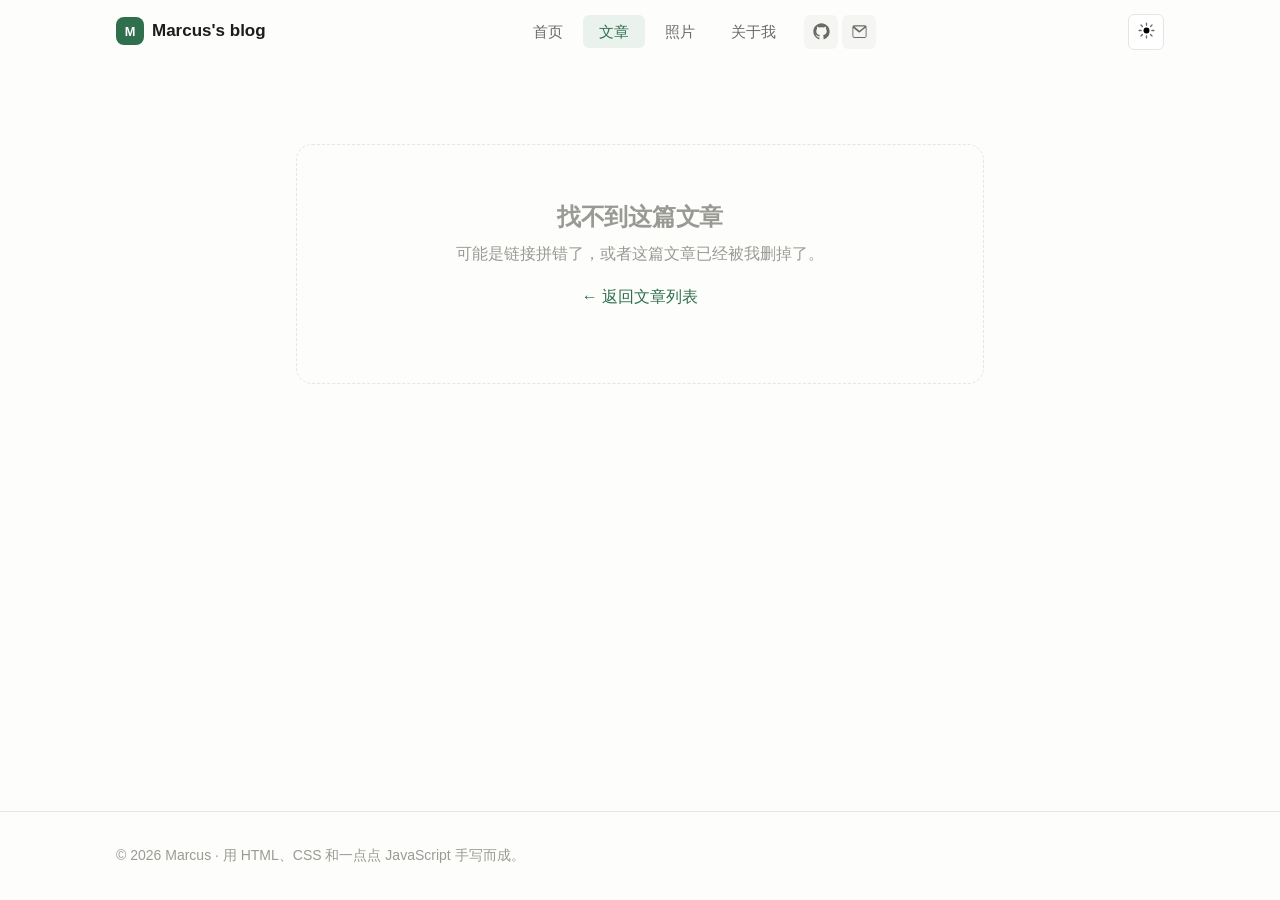
<file: post.html>
<!DOCTYPE html>
<html lang="zh-CN" data-theme="light">
<head>
  <meta charset="UTF-8">
  <meta name="viewport" content="width=device-width, initial-scale=1">
  <title>文章 · Marcus's blog</title>
  <meta name="description" content="文章正文。">

  <meta name="theme-color" content="#fdfdfc">
  <meta name="color-scheme" content="light dark">

  <meta property="og:type" content="article">
  <meta property="og:title" content="文章 · Marcus's blog">
  <meta property="og:description" content="文章正文。">
  <meta name="twitter:card" content="summary_large_image">

  <link rel="icon" href="data:image/svg+xml,%3Csvg xmlns='http://www.w3.org/2000/svg' viewBox='0 0 32 32'%3E%3Crect width='32' height='32' rx='8' fill='%232f6f4e'/%3E%3Ctext x='16' y='22' font-size='18' font-family='sans-serif' font-weight='bold' fill='white' text-anchor='middle'%3E%E7%99%BD%3C/text%3E%3C/svg%3E">

  <link rel="stylesheet" href="css/style.css">

  <script>
    (function () {
      try {
        var saved = localStorage.getItem('blog-theme');
        var theme = saved || (window.matchMedia('(prefers-color-scheme: dark)').matches ? 'dark' : 'light');
        document.documentElement.setAttribute('data-theme', theme);
      } catch (e) {
        document.documentElement.setAttribute('data-theme', 'light');
      }
    })();
  </script>
</head>
<body>
  <a class="skip-link" href="#main">跳到主要内容</a>
  <header id="site-header"></header>

  <main id="main" class="container" style="padding-top:32px">
    <!-- 文章头部：标题、日期、标签（js/post.js 注入） -->
    <div class="post-header" id="post-header"></div>

    <!-- 正文 -->
    <article class="prose" id="post-body">
      <p>正在加载…</p>
    </article>

    <!-- 底部：标签、相邻文章 -->
    <div class="post-footer" id="post-footer"></div>
  </main>

  <footer id="site-footer"></footer>

  <script src="js/config.js"></script>
  <!-- 同上：带时间戳加载文章数据，避免改完文章后页面还是旧缓存 -->
  <script>document.write('<scr'+'ipt src="data/posts.js?t='+Date.now()+'"><\/scr'+'ipt>');</script>
  <script src="js/main.js"></script>
  <script src="js/post.js"></script>
</body>
</html>
</file>
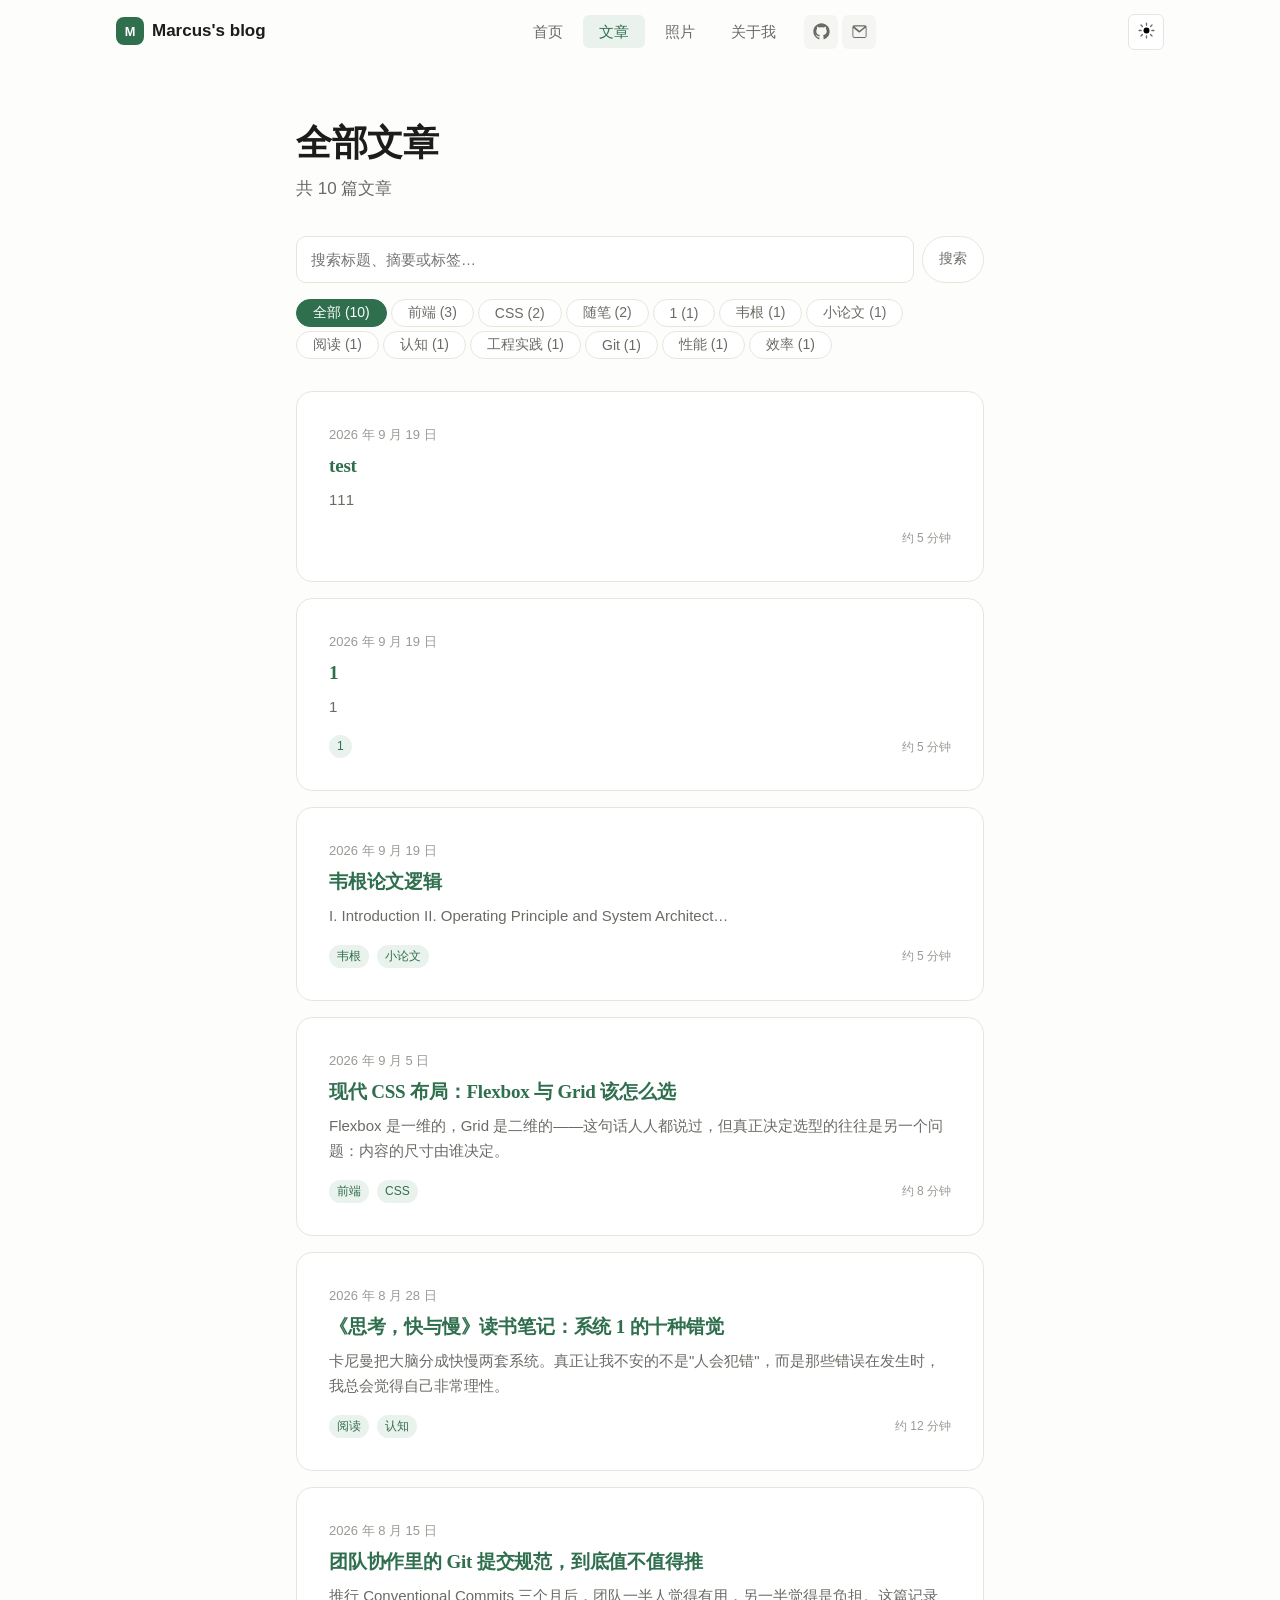
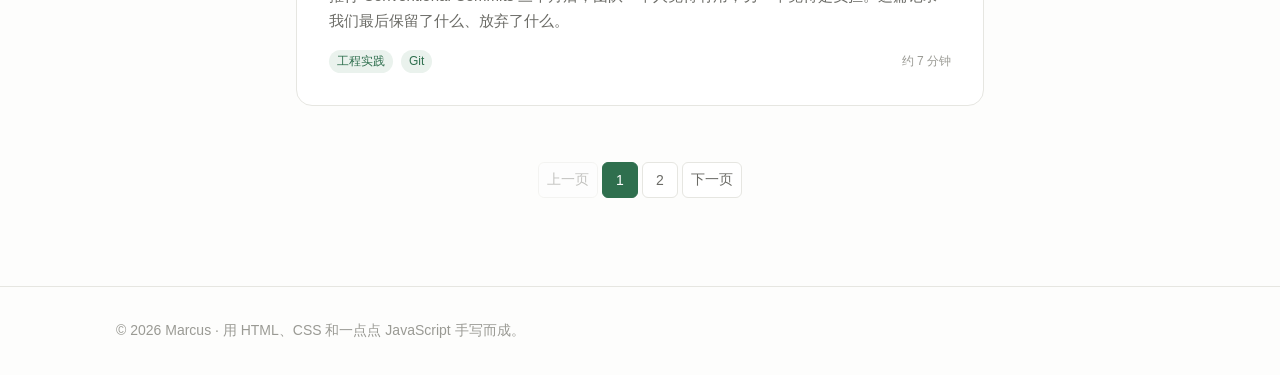
<file: posts.html>
<!DOCTYPE html>
<html lang="zh-CN" data-theme="light">
<head>
  <meta charset="UTF-8">
  <meta name="viewport" content="width=device-width, initial-scale=1">
  <title>全部文章 · Marcus's blog</title>
  <meta name="description" content="按时间和标签浏览全部文章。">

  <meta name="theme-color" content="#fdfdfc">
  <meta name="color-scheme" content="light dark">

  <meta property="og:type" content="website">
  <meta property="og:title" content="全部文章 · Marcus's blog">
  <meta property="og:description" content="按时间和标签浏览全部文章。">
  <meta name="twitter:card" content="summary_large_image">

  <link rel="icon" href="data:image/svg+xml,%3Csvg xmlns='http://www.w3.org/2000/svg' viewBox='0 0 32 32'%3E%3Crect width='32' height='32' rx='8' fill='%232f6f4e'/%3E%3Ctext x='16' y='22' font-size='18' font-family='sans-serif' font-weight='bold' fill='white' text-anchor='middle'%3E%E7%99%BD%3C/text%3E%3C/svg%3E">

  <link rel="stylesheet" href="css/style.css">

  <script>
    (function () {
      try {
        var saved = localStorage.getItem('blog-theme');
        var theme = saved || (window.matchMedia('(prefers-color-scheme: dark)').matches ? 'dark' : 'light');
        document.documentElement.setAttribute('data-theme', theme);
      } catch (e) {
        document.documentElement.setAttribute('data-theme', 'light');
      }
    })();
  </script>
</head>
<body>
  <a class="skip-link" href="#main">跳到主要内容</a>
  <header id="site-header"></header>

  <main id="main">
    <section class="container" style="padding-top:56px">
      <div class="page-header" style="padding-top:0">
        <h1 class="page-header__title">全部文章</h1>
        <p class="page-header__lead" id="result-count">加载中…</p>
      </div>

      <!-- 搜索 -->
      <form id="search-form" role="search" style="display:flex;gap:8px;margin-bottom:16px">
        <label class="sr-only" for="search-input">搜索文章</label>
        <input id="search-input" type="search" name="q" placeholder="搜索标题、摘要或标签…"
               style="flex:1;padding:10px 14px;font:inherit;font-size:.9375rem;color:var(--text);background:var(--surface);border:1px solid var(--border);border-radius:10px">
        <button id="search-clear" type="button" class="filter-btn" hidden>清空</button>
        <button type="submit" class="filter-btn">搜索</button>
      </form>

      <!-- 标签筛选 -->
      <div class="filter-bar" id="filter-bar" role="group" aria-label="按标签筛选"></div>

      <!-- 文章列表 -->
      <ul class="post-list" id="post-list">
        <!-- js/posts.js 注入 -->
      </ul>

      <!-- 分页 -->
      <nav class="pagination" id="pagination" aria-label="分页导航"></nav>
    </section>
  </main>

  <footer id="site-footer"></footer>

  <script src="js/config.js"></script>
  <!-- 同上：带时间戳加载文章数据，避免改完文章后页面还是旧缓存 -->
  <script>document.write('<scr'+'ipt src="data/posts.js?t='+Date.now()+'"><\/scr'+'ipt>');</script>
  <script src="js/main.js"></script>
  <script src="js/posts.js"></script>
</body>
</html>
</file>
<file: css/style.css>
/* ==========================================================================
   个人博客主样式表
   结构：设计令牌 → 基础重置 → 布局 → 组件 → 页面 → 响应式 → 无障碍
   ========================================================================== */

/* --------------------------------------------------------------------------
   1. 设计令牌（Design Tokens）
   改主题色只需要动这里的变量，全站自动生效
   -------------------------------------------------------------------------- */
:root {
  /* 色彩 —— 浅色模式 */
  --bg:          #fdfdfc;
  --bg-soft:     #f5f5f3;
  --surface:     #ffffff;
  --border:      #e6e6e1;
  --text:        #1c1c1a;
  --text-muted:  #6b6b66;
  --text-faint:  #9a9a94;
  --accent:      #2f6f4e;   /* 墨绿，沉稳不刺眼 */
  --accent-soft: #eaf2ed;

  /* 字体 */
  --font-sans: "Inter", -apple-system, BlinkMacSystemFont, "Segoe UI",
               "PingFang SC", "Hiragino Sans GB", "Microsoft YaHei", sans-serif;
  --font-serif: "Iowan Old Style", "Source Serif Pro", Georgia,
                "Songti SC", "SimSun", serif;
  --font-mono: "JetBrains Mono", "SF Mono", Menlo, Consolas,
               "Courier New", monospace;

  /* 间距 */
  --space-unit: 8px;
  --space-xs:  calc(var(--space-unit) * 0.5);
  --space-sm:  var(--space-unit);
  --space-md:  calc(var(--space-unit) * 2);
  --space-lg:  calc(var(--space-unit) * 4);
  --space-xl:  calc(var(--space-unit) * 7);
  --space-2xl: calc(var(--space-unit) * 11);

  /* 圆角与阴影 */
  --radius-sm: 6px;
  --radius:    10px;
  --radius-lg: 16px;
  --shadow-sm: 0 1px 2px rgba(28, 28, 26, .05);
  --shadow:    0 4px 16px rgba(28, 28, 26, .07);
  --shadow-lg: 0 12px 32px rgba(28, 28, 26, .10);

  --container: 720px;    /* 正文可读宽度 */
  --container-wide: 1080px;
  --header-h: 64px;

  --transition: 180ms cubic-bezier(.4, 0, .2, 1);
}

/* 深色模式 */
[data-theme="dark"] {
  --bg:          #12120f;
  --bg-soft:     #1a1a17;
  --surface:     #1e1e1a;
  --border:      #2e2e28;
  --text:        #e8e8e2;
  --text-muted:  #a3a39c;
  --text-faint:  #6e6e68;
  --accent:      #6cbf90;
  --accent-soft: #1b2a22;

  --shadow-sm: 0 1px 2px rgba(0, 0, 0, .3);
  --shadow:    0 4px 16px rgba(0, 0, 0, .4);
  --shadow-lg: 0 12px 32px rgba(0, 0, 0, .5);
}

/* --------------------------------------------------------------------------
   2. 基础重置
   -------------------------------------------------------------------------- */
*,
*::before,
*::after { box-sizing: border-box; }

html {
  -webkit-text-size-adjust: 100%;
  scroll-behavior: smooth;
  scroll-padding-top: calc(var(--header-h) + var(--space-md));
}

body {
  margin: 0;
  min-height: 100dvh;              /* 移动端用 dvh，避免 iOS 地址栏裁切 */
  display: flex;
  flex-direction: column;
  background: var(--bg);
  color: var(--text);
  font-family: var(--font-sans);
  font-size: 16px;
  line-height: 1.7;
  -webkit-font-smoothing: antialiased;
  -moz-osx-font-smoothing: grayscale;
  transition: background-color var(--transition), color var(--transition);
}

img { max-width: 100%; height: auto; display: block; }

a {
  color: var(--accent);
  text-decoration: none;
  transition: color var(--transition);
}
a:hover { text-decoration: underline; text-underline-offset: 3px; }

/* 键盘焦点必须可见 —— 无障碍硬要求 */
:focus-visible {
  outline: 2px solid var(--accent);
  outline-offset: 3px;
  border-radius: var(--radius-sm);
}

h1, h2, h3, h4 {
  line-height: 1.3;
  font-weight: 700;
  letter-spacing: -0.01em;
  margin: 0 0 var(--space-md);
  text-wrap: balance;
}

p { margin: 0 0 var(--space-md); }

code {
  font-family: var(--font-mono);
  font-size: .88em;
  background: var(--bg-soft);
  border: 1px solid var(--border);
  border-radius: 4px;
  padding: .12em .4em;
}

/* 跳转到主内容 —— 屏幕阅读器与键盘用户 */
.skip-link {
  position: absolute;
  left: -9999px;
  top: 0;
  z-index: 100;
  background: var(--accent);
  color: #fff;
  padding: var(--space-sm) var(--space-md);
  border-radius: 0 0 var(--radius) 0;
}
.skip-link:focus { left: 0; }

.sr-only {
  position: absolute;
  width: 1px; height: 1px;
  padding: 0; margin: -1px;
  overflow: hidden;
  clip: rect(0 0 0 0);
  white-space: nowrap;
  border: 0;
}

/* --------------------------------------------------------------------------
   3. 布局
   -------------------------------------------------------------------------- */
.container {
  width: 100%;
  max-width: var(--container);
  margin-inline: auto;
  padding-inline: var(--space-md);
}
.container--wide { max-width: var(--container-wide); }

main { flex: 1 0 auto; }

.section { padding-block: var(--space-xl); }
.section + .section { padding-top: 0; }

/* --------------------------------------------------------------------------
   4. 页头 / 导航
   -------------------------------------------------------------------------- */
.site-header {
  position: sticky;
  top: 0;
  z-index: 50;
  height: var(--header-h);
  background: color-mix(in srgb, var(--bg) 85%, transparent);
  backdrop-filter: saturate(180%) blur(12px);
  -webkit-backdrop-filter: saturate(180%) blur(12px);
  border-bottom: 1px solid transparent;
  transition: border-color var(--transition), background-color var(--transition);
}
.site-header.is-scrolled { border-bottom-color: var(--border); }

.site-header__inner {
  max-width: var(--container-wide);
  height: 100%;
  margin-inline: auto;
  padding-inline: var(--space-md);
  display: flex;
  align-items: center;
  gap: var(--space-md);
}

.brand {
  display: flex;
  align-items: center;
  gap: var(--space-sm);
  font-weight: 700;
  font-size: 1.0625rem;
  color: var(--text);
  white-space: nowrap;
}
.brand:hover { text-decoration: none; color: var(--accent); }
.brand__mark {
  width: 28px; height: 28px;
  border-radius: 8px;
  background: var(--accent);
  color: #fff;
  display: grid;
  place-items: center;
  font-size: .8rem;
  font-weight: 800;
  flex-shrink: 0;
}

.nav { margin-left: auto; }
.nav__list {
  display: flex;
  align-items: center;
  gap: var(--space-xs);
  list-style: none;
  margin: 0;
  padding: 0;
}
.nav__link {
  display: block;
  padding: var(--space-xs) var(--space-md);
  border-radius: var(--radius-sm);
  color: var(--text-muted);
  font-size: .9375rem;
  font-weight: 500;
  transition: color var(--transition), background-color var(--transition);
}
.nav__link:hover {
  color: var(--text);
  background: var(--bg-soft);
  text-decoration: none;
}
.nav__link[aria-current="page"] {
  color: var(--accent);
  background: var(--accent-soft);
}

.header-actions {
  display: flex;
  align-items: center;
  gap: var(--space-xs);
}

/* 主题切换按钮 */
.icon-btn {
  width: 36px; height: 36px;
  display: grid;
  place-items: center;
  border: 1px solid var(--border);
  background: var(--surface);
  color: var(--text-muted);
  border-radius: var(--radius-sm);
  cursor: pointer;
  padding: 0;
  transition: color var(--transition), border-color var(--transition),
              background-color var(--transition);
}
.icon-btn:hover { color: var(--accent); border-color: var(--accent); }
.icon-btn svg { width: 17px; height: 17px; }
.icon-btn .icon-moon { display: none; }
[data-theme="dark"] .icon-btn .icon-sun  { display: none; }
[data-theme="dark"] .icon-btn .icon-moon { display: block; }

/* 移动端汉堡按钮 */
.nav-toggle { display: none; }

/* --------------------------------------------------------------------------
   5. 首页 Hero
   -------------------------------------------------------------------------- */
.hero { padding-block: var(--space-2xl) var(--space-xl); }

.hero__avatar {
  width: 72px; height: 72px;
  border-radius: 50%;
  border: 1px solid var(--border);
  background: var(--bg-soft);
  margin-bottom: var(--space-md);
  object-fit: cover;
}

.hero__title {
  font-size: clamp(1.875rem, 5vw, 2.75rem);
  font-family: var(--font-serif);
  margin-bottom: var(--space-md);
}
.hero__title em {
  font-style: normal;
  color: var(--accent);
}

.hero__text {
  font-size: 1.0625rem;
  color: var(--text-muted);
  max-width: 34em;
  margin-bottom: var(--space-lg);
}

.hero__meta {
  display: flex;
  flex-wrap: wrap;
  gap: var(--space-md);
  align-items: center;
  font-size: .875rem;
  color: var(--text-faint);
}

.social-list {
  display: flex;
  gap: var(--space-xs);
  list-style: none;
  margin: 0;
  padding: 0;
}
.social-list a {
  display: grid;
  place-items: center;
  width: 34px; height: 34px;
  border-radius: var(--radius-sm);
  color: var(--text-muted);
  background: var(--bg-soft);
  transition: color var(--transition), background-color var(--transition),
              transform var(--transition);
}
.social-list a:hover {
  color: var(--accent);
  background: var(--accent-soft);
  transform: translateY(-2px);
}
.social-list svg { width: 17px; height: 17px; }

/* --------------------------------------------------------------------------
   6. 区块标题
   -------------------------------------------------------------------------- */
.section-head {
  display: flex;
  align-items: baseline;
  justify-content: space-between;
  gap: var(--space-md);
  margin-bottom: var(--space-lg);
  padding-bottom: var(--space-sm);
  border-bottom: 1px solid var(--border);
}
.section-head h2 {
  font-size: 1.25rem;
  margin: 0;
}
.section-head__link {
  font-size: .875rem;
  color: var(--text-muted);
  white-space: nowrap;
}
.section-head__link:hover { color: var(--accent); }

/* --------------------------------------------------------------------------
   7. 文章列表
   -------------------------------------------------------------------------- */
.post-list {
  list-style: none;
  margin: 0;
  padding: 0;
  display: grid;
  gap: var(--space-md);
}

.post-card {
  position: relative;
  display: block;
  padding: var(--space-lg);
  background: var(--surface);
  border: 1px solid var(--border);
  border-radius: var(--radius-lg);
  color: var(--text);
  transition: border-color var(--transition), box-shadow var(--transition),
              transform var(--transition);
}
.post-card:hover {
  text-decoration: none;
  border-color: color-mix(in srgb, var(--accent) 40%, var(--border));
  box-shadow: var(--shadow);
  transform: translateY(-2px);
}
/* 整卡可点击，但保留语义化链接 */
.post-card__link { position: static; }
.post-card__link::after {
  content: "";
  position: absolute;
  inset: 0;
  z-index: 1;
}

.post-card__meta {
  display: flex;
  flex-wrap: wrap;
  align-items: center;
  gap: var(--space-sm);
  font-size: .8125rem;
  color: var(--text-faint);
  margin-bottom: var(--space-sm);
}

.post-card__title {
  font-size: 1.1875rem;
  margin: 0 0 var(--space-sm);
  font-family: var(--font-serif);
  transition: color var(--transition);
}
.post-card:hover .post-card__title { color: var(--accent); }

.post-card__excerpt {
  color: var(--text-muted);
  font-size: .9375rem;
  margin: 0;
  display: -webkit-box;
  -webkit-line-clamp: 3;
  line-clamp: 3;
  -webkit-box-orient: vertical;
  overflow: hidden;
}

.post-card__footer {
  display: flex;
  flex-wrap: wrap;
  align-items: center;
  gap: var(--space-sm);
  margin-top: var(--space-md);
  position: relative;
  z-index: 2;                     /* 保证标签在整卡链接之上仍可点 */
}

/* 标签 */
.tag {
  display: inline-block;
  padding: 2px var(--space-sm);
  font-size: .75rem;
  font-weight: 500;
  line-height: 1.6;
  color: var(--accent);
  background: var(--accent-soft);
  border-radius: 999px;
  white-space: nowrap;
}
a.tag:hover { text-decoration: none; filter: brightness(.95); }

.read-time {
  margin-left: auto;
  font-size: .75rem;
  color: var(--text-faint);
}

/* 筛选栏 */
.filter-bar {
  display: flex;
  flex-wrap: wrap;
  gap: var(--space-xs);
  margin-bottom: var(--space-lg);
}
.filter-btn {
  padding: var(--space-xs) var(--space-md);
  font-size: .875rem;
  font-family: inherit;
  color: var(--text-muted);
  background: var(--surface);
  border: 1px solid var(--border);
  border-radius: 999px;
  cursor: pointer;
  transition: color var(--transition), background-color var(--transition),
              border-color var(--transition);
}
.filter-btn:hover { color: var(--accent); border-color: var(--accent); }
.filter-btn[aria-pressed="true"] {
  color: #fff;
  background: var(--accent);
  border-color: var(--accent);
}

/* 空状态 */
.empty-state {
  padding: var(--space-xl) var(--space-md);
  text-align: center;
  color: var(--text-faint);
  border: 1px dashed var(--border);
  border-radius: var(--radius-lg);
}

/* 分页 */
.pagination {
  display: flex;
  justify-content: center;
  align-items: center;
  gap: var(--space-xs);
  margin-top: var(--space-xl);
}
.pagination button {
  min-width: 36px;
  height: 36px;
  padding-inline: var(--space-sm);
  font-family: inherit;
  font-size: .875rem;
  color: var(--text-muted);
  background: var(--surface);
  border: 1px solid var(--border);
  border-radius: var(--radius-sm);
  cursor: pointer;
  transition: color var(--transition), border-color var(--transition);
}
.pagination button:hover:not(:disabled) { color: var(--accent); border-color: var(--accent); }
.pagination button[aria-current="page"] {
  color: #fff;
  background: var(--accent);
  border-color: var(--accent);
}
.pagination button:disabled { opacity: .4; cursor: not-allowed; }

/* --------------------------------------------------------------------------
   8. 文章详情页
   -------------------------------------------------------------------------- */
.post-header {
  padding-block: var(--space-xl) var(--space-lg);
  border-bottom: 1px solid var(--border);
  margin-bottom: var(--space-lg);
}
.post-header__title {
  font-size: clamp(1.625rem, 4.5vw, 2.25rem);
  font-family: var(--font-serif);
  margin-bottom: var(--space-md);
}
.post-header__meta {
  display: flex;
  flex-wrap: wrap;
  align-items: center;
  gap: var(--space-sm);
  font-size: .8125rem;
  color: var(--text-faint);
}

.back-link {
  display: inline-flex;
  align-items: center;
  gap: var(--space-xs);
  font-size: .875rem;
  color: var(--text-muted);
  margin-bottom: var(--space-md);
}
.back-link:hover { color: var(--accent); text-decoration: none; }

/* 正文排版 */
.prose {
  font-size: 1.0625rem;
  line-height: 1.85;
}
.prose h2 {
  font-size: 1.375rem;
  margin-top: var(--space-xl);
  margin-bottom: var(--space-md);
  scroll-margin-top: calc(var(--header-h) + var(--space-md));
}
.prose h3 {
  font-size: 1.125rem;
  margin-top: var(--space-lg);
  margin-bottom: var(--space-sm);
}
.prose ul,
.prose ol {
  padding-left: 1.4em;
  margin: 0 0 var(--space-md);
}
.prose li { margin-bottom: var(--space-xs); }
.prose li::marker { color: var(--text-faint); }

.prose blockquote {
  margin: var(--space-lg) 0;
  padding: var(--space-sm) var(--space-lg);
  border-left: 3px solid var(--accent);
  background: var(--accent-soft);
  border-radius: 0 var(--radius) var(--radius) 0;
  color: var(--text-muted);
  font-family: var(--font-serif);
  font-size: 1.0625rem;
}
.prose blockquote p:last-child { margin-bottom: 0; }

.prose pre {
  margin: var(--space-lg) 0;
  padding: var(--space-md) var(--space-lg);
  background: var(--bg-soft);
  border: 1px solid var(--border);
  border-radius: var(--radius);
  overflow-x: auto;
  font-size: .875rem;
  line-height: 1.65;
}
.prose pre code {
  background: none;
  border: 0;
  padding: 0;
  font-size: inherit;
  color: var(--text);
}

.prose img {
  border-radius: var(--radius);
  border: 1px solid var(--border);
  margin-block: var(--space-lg);
}

.prose hr {
  border: 0;
  border-top: 1px solid var(--border);
  margin-block: var(--space-xl);
}

/* 文章底部 */
.post-footer {
  margin-top: var(--space-xl);
  padding-top: var(--space-lg);
  border-top: 1px solid var(--border);
  display: flex;
  flex-wrap: wrap;
  align-items: center;
  gap: var(--space-md);
}
.post-footer__tags {
  display: flex;
  flex-wrap: wrap;
  gap: var(--space-xs);
}
.post-nav {
  margin-top: var(--space-lg);
  display: grid;
  gap: var(--space-md);
  grid-template-columns: repeat(auto-fit, minmax(220px, 1fr));
}
.post-nav a {
  display: block;
  padding: var(--space-md);
  background: var(--surface);
  border: 1px solid var(--border);
  border-radius: var(--radius);
  color: var(--text);
  transition: border-color var(--transition), box-shadow var(--transition);
}
.post-nav a:hover {
  text-decoration: none;
  border-color: var(--accent);
  box-shadow: var(--shadow-sm);
}
.post-nav__label {
  display: block;
  font-size: .75rem;
  color: var(--text-faint);
  margin-bottom: var(--space-xs);
}
.post-nav__title { font-size: .9375rem; font-weight: 600; }
.post-nav__item--next { text-align: right; }

/* --------------------------------------------------------------------------
   9. 关于页 / 通用页面
   -------------------------------------------------------------------------- */
.page-header { padding-block: var(--space-xl) var(--space-lg); }
.page-header__title {
  font-size: clamp(1.75rem, 5vw, 2.25rem);
  font-family: var(--font-serif);
  margin-bottom: var(--space-sm);
}
.page-header__lead {
  color: var(--text-muted);
  font-size: 1.0625rem;
  margin: 0;
}

.info-grid {
  display: grid;
  gap: var(--space-md);
  grid-template-columns: repeat(auto-fit, minmax(200px, 1fr));
  margin-block: var(--space-lg);
}
.info-card {
  padding: var(--space-md) var(--space-lg);
  background: var(--surface);
  border: 1px solid var(--border);
  border-radius: var(--radius);
}
.info-card h3 {
  font-size: .8125rem;
  color: var(--text-faint);
  font-weight: 600;
  text-transform: uppercase;
  letter-spacing: .06em;
  margin-bottom: var(--space-xs);
}
.info-card p { margin: 0; font-size: .9375rem; }
.info-card ul { margin: 0; padding-left: 1.1em; font-size: .9375rem; }

/* --------------------------------------------------------------------------
   10. 页脚
   -------------------------------------------------------------------------- */
.site-footer {
  flex-shrink: 0;
  margin-top: var(--space-2xl);
  padding-block: var(--space-lg);
  border-top: 1px solid var(--border);
  font-size: .875rem;
  color: var(--text-faint);
}
.site-footer__inner {
  max-width: var(--container-wide);
  margin-inline: auto;
  padding-inline: var(--space-md);
  display: flex;
  flex-wrap: wrap;
  align-items: center;
  justify-content: space-between;
  gap: var(--space-md);
}
.site-footer p { margin: 0; }
.site-footer a { color: var(--text-muted); }
.site-footer a:hover { color: var(--accent); }

/* --------------------------------------------------------------------------
   11. 响应式
   -------------------------------------------------------------------------- */
@media (max-width: 640px) {
  :root { --header-h: 56px; }

  .nav-toggle { display: grid; }

  .nav {
    position: fixed;
    inset: var(--header-h) 0 auto 0;
    margin: 0;
    padding: var(--space-sm) var(--space-md) var(--space-md);
    background: var(--bg);
    border-bottom: 1px solid var(--border);
    box-shadow: var(--shadow);
    display: none;
  }
  .nav.is-open { display: block; }
  .nav__list { flex-direction: column; align-items: stretch; gap: 2px; }
  .nav__link { padding: var(--space-sm) var(--space-md); font-size: 1rem; }

  .hero { padding-block: var(--space-xl) var(--space-lg); }
  .post-card { padding: var(--space-md); }
  .read-time { margin-left: 0; width: 100%; }
  .post-nav__item--next { text-align: left; }
  .site-footer__inner { flex-direction: column; align-items: flex-start; }
}

/* 尊重系统的"减少动效"设置 —— 无障碍 */
@media (prefers-reduced-motion: reduce) {
  html { scroll-behavior: auto; }
  *, *::before, *::after {
    animation-duration: .01ms !important;
    animation-iteration-count: 1 !important;
    transition-duration: .01ms !important;
  }
}

/* --------------------------------------------------------------------------
   12. 照片墙（photos.html）
   -------------------------------------------------------------------------- */
.photo-grid {
  list-style: none;
  padding: 0;
  margin: var(--space-lg) 0 0;
  display: grid;
  gap: var(--space-md);
  /* auto-fill + minmax：列数随宽度自适应，不用写死断点 */
  grid-template-columns: repeat(auto-fill, minmax(260px, 1fr));
}
@media (max-width: 560px) {
  .photo-grid { grid-template-columns: 1fr; }
}

/* 时间分格标题：跨满整行，作为当月照片的分隔 */
.photo-group-header {
  grid-column: 1 / -1;
  display: flex;
  align-items: baseline;
  gap: var(--space-sm);
  margin-top: var(--space-xl);
  padding-bottom: var(--space-sm);
  border-bottom: 1px solid var(--border);
}
.photo-group-header:first-child { margin-top: 0; }
.photo-group-header h2 {
  margin: 0;
  font-size: 1.125rem;
  font-weight: 650;
  letter-spacing: .01em;
}
.photo-group-count {
  font-size: .8125rem;
  color: var(--text-faint);
}
.photo-card { margin: 0; }

.photo-card__btn {
  display: block;
  width: 100%;
  padding: 0;
  border: 1px solid var(--border);
  border-radius: var(--radius);
  background: var(--surface);
  overflow: hidden;
  cursor: zoom-in;
  text-align: left;
  font: inherit;
  color: inherit;
  transition: transform var(--transition), box-shadow var(--transition),
              border-color var(--transition);
}
.photo-card__btn:hover {
  border-color: var(--accent);
  box-shadow: var(--shadow);
  transform: translateY(-2px);
}
.photo-card__btn:focus-visible {
  outline: 2px solid var(--accent);
  outline-offset: 2px;
}

.photo-card__btn img {
  display: block;
  width: 100%;
  height: 200px;            /* 统一高度，网格才整齐 */
  object-fit: cover;        /* 裁剪填满，不变形 */
  background: var(--bg-soft);
}
@media (max-width: 560px) {
  .photo-card__btn img { height: 220px; }
}

.photo-card__meta {
  display: flex;
  align-items: baseline;
  justify-content: space-between;
  gap: var(--space-sm);
  padding: 10px 12px;
  font-size: .8125rem;
}
.photo-card__caption { color: var(--text-muted); }
.photo-card__date { color: var(--text-faint); flex: none; }

.photo-empty { margin-top: var(--space-lg); color: var(--text-muted); }

/* 大图查看器 */
.lightbox {
  position: fixed;
  inset: 0;
  z-index: 200;
  background: rgba(12, 12, 10, .92);
  display: flex;
  align-items: center;
  justify-content: center;
  padding: var(--space-lg);
}
/* 关键：display:flex 的优先级会盖掉 [hidden] 的默认 display:none，必须显式写回 */
.lightbox[hidden] { display: none; }
[data-theme="dark"] .lightbox { background: rgba(0, 0, 0, .94); }

.lightbox__figure {
  margin: 0;
  max-width: min(1200px, 100%);
  max-height: 100%;
  display: flex;
  flex-direction: column;
  align-items: center;
  gap: var(--space-sm);
}
.lightbox__figure img {
  max-width: 100%;
  /* 100dvh 而不是 100vh：移动端浏览器地址栏会让 vh 算多 */
  max-height: calc(100dvh - 160px);
  width: auto;
  height: auto;
  object-fit: contain;
  border-radius: var(--radius-sm);
  background: var(--bg-soft);
}
.lightbox__figure figcaption {
  color: #e8e8e2;
  font-size: .875rem;
  text-align: center;
}

.lightbox__close,
.lightbox__nav {
  position: absolute;
  display: flex;
  align-items: center;
  justify-content: center;
  width: 44px;            /* 44px 是触摸目标的可访问性下限 */
  height: 44px;
  padding: 0;
  font: inherit;
  font-size: 1.5rem;
  line-height: 1;
  color: #fff;
  background: rgba(255, 255, 255, .12);
  border: 1px solid rgba(255, 255, 255, .2);
  border-radius: 50%;
  cursor: pointer;
  transition: background-color var(--transition);
}
.lightbox__close:hover,
.lightbox__nav:hover { background: rgba(255, 255, 255, .26); }
.lightbox__close:focus-visible,
.lightbox__nav:focus-visible { outline: 2px solid #fff; outline-offset: 2px; }

.lightbox__close { top: var(--space-md); right: var(--space-md); }
.lightbox__nav--prev { left: var(--space-md); top: 50%; transform: translateY(-50%); }
.lightbox__nav--next { right: var(--space-md); top: 50%; transform: translateY(-50%); }

@media (max-width: 560px) {
  .lightbox { padding: var(--space-sm); }
  .lightbox__figure img { max-height: calc(100dvh - 140px); }
  .lightbox__nav--prev { left: 8px; }
  .lightbox__nav--next { right: 8px; }
}

/* --------------------------------------------------------------------------
   13. 打印
   -------------------------------------------------------------------------- */
@media print {
  .site-header, .site-footer, .post-nav, .filter-bar, .pagination { display: none; }
  body { background: #fff; color: #000; }
  .prose a::after { content: " (" attr(href) ")"; font-size: .8em; }
}
</file>
